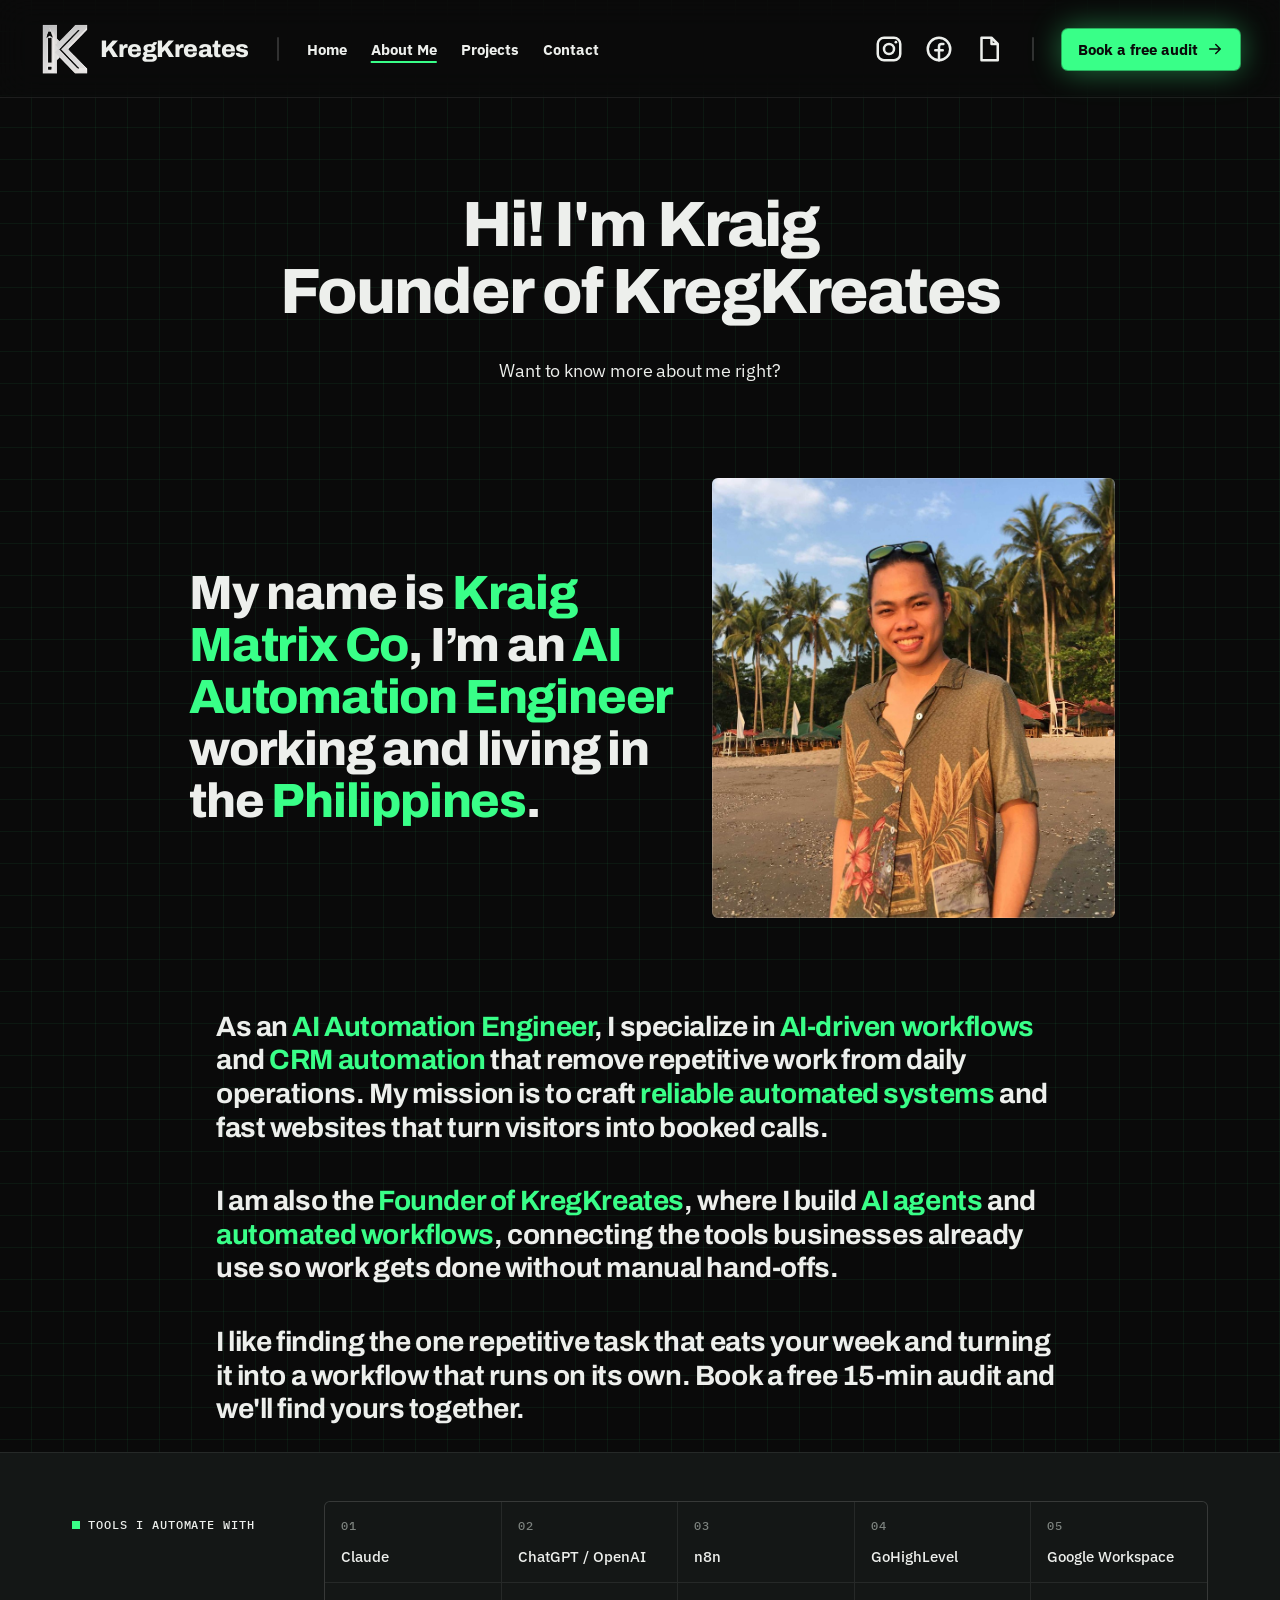
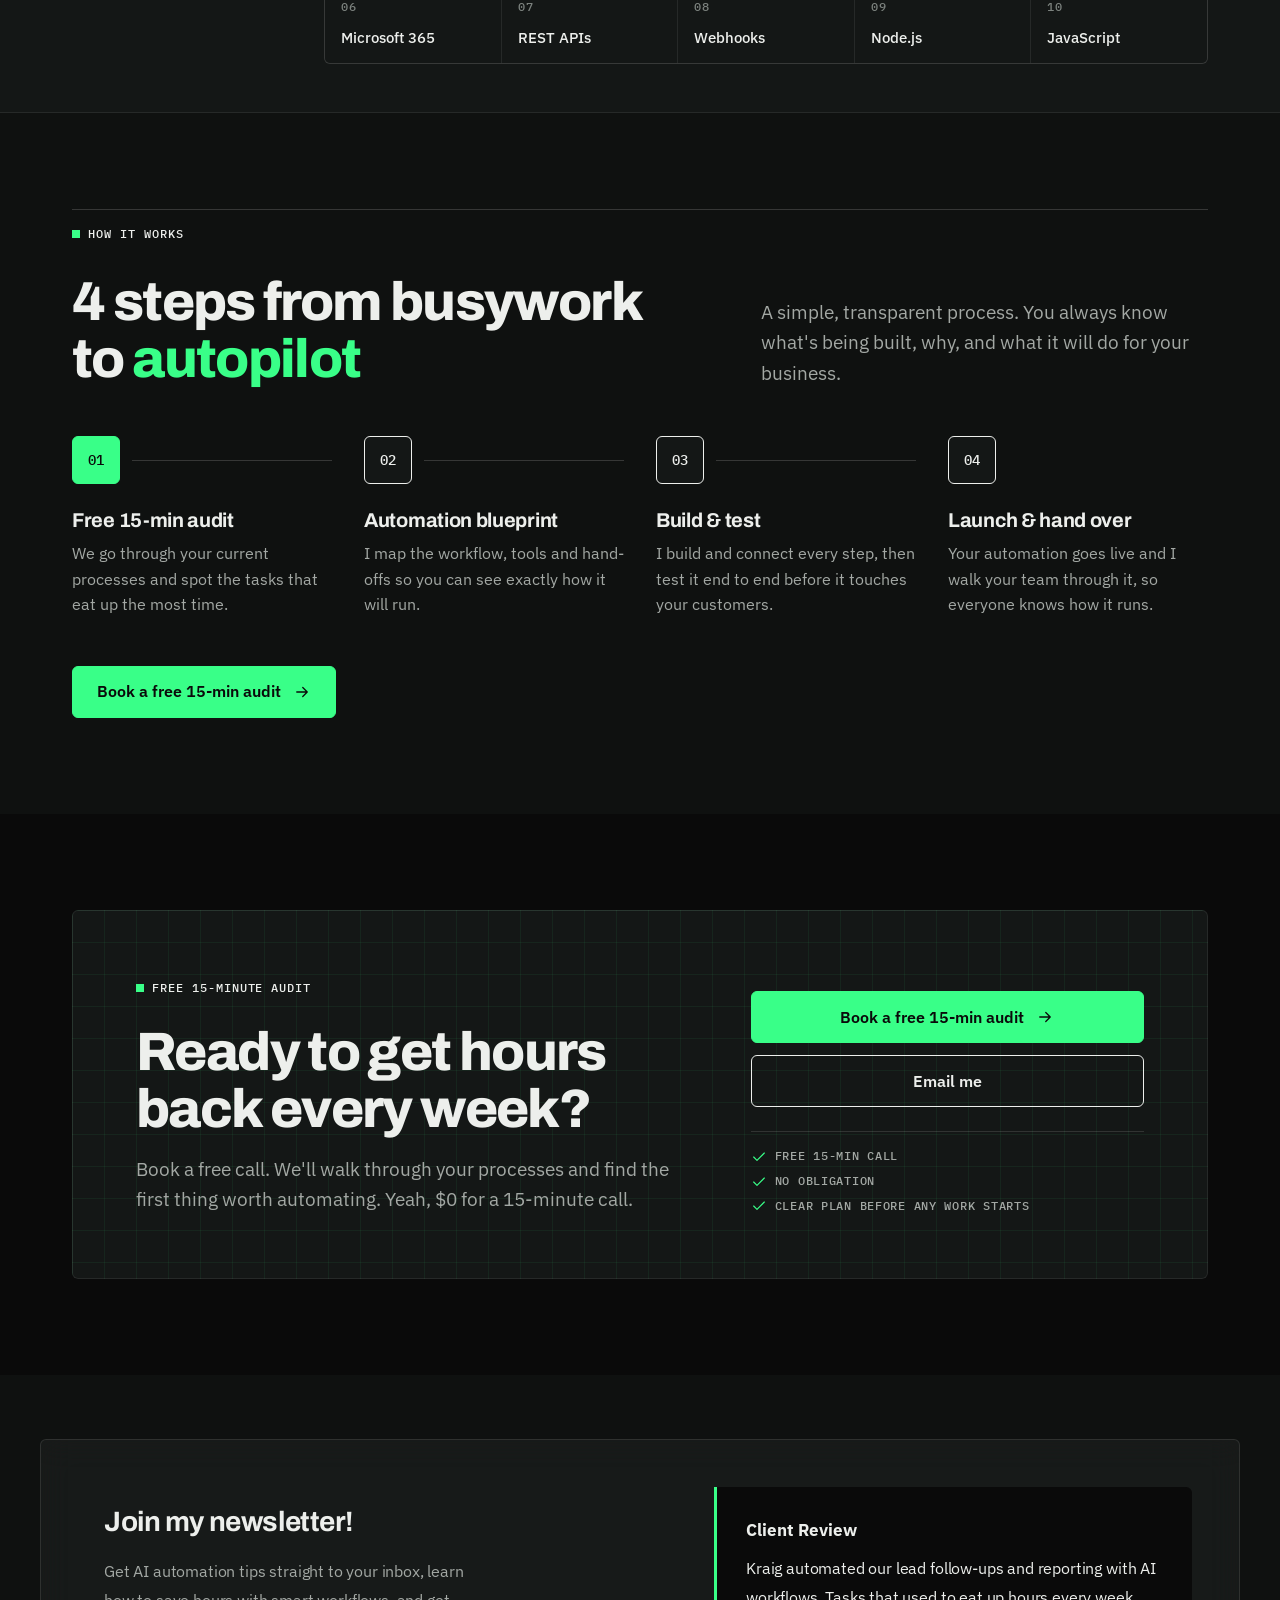
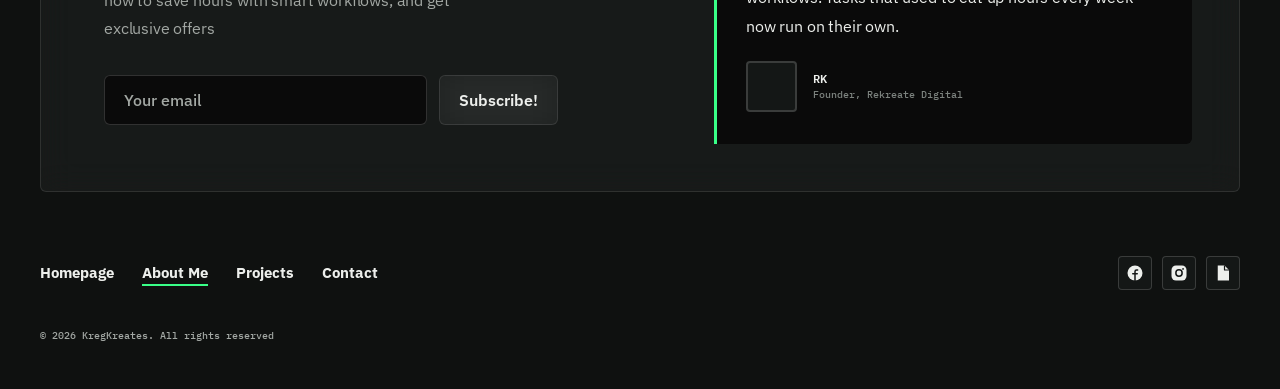
<file: about-me/index.html>
<!DOCTYPE html>
<html lang="en" class="no-js">
<head>
<meta charset="utf-8">
<script>document.documentElement.className="js"</script>
<meta name="viewport" content="width=device-width, initial-scale=1">
<title>About Kraig Matrix Co | KregKreates</title>
<meta name="description" content="Meet Kraig Matrix Co, AI Automation Engineer in the Philippines and founder of KregKreates, building AI workflows, CRM automations and fast websites for small businesses.">
<link rel="canonical" href="https://kraigco.github.io/kraigco/about-me/">
<meta property="og:type" content="website">
<meta property="og:url" content="https://kraigco.github.io/kraigco/about-me/">
<meta property="og:title" content="About Kraig Matrix Co | KregKreates">
<meta property="og:description" content="Meet Kraig Matrix Co, AI Automation Engineer in the Philippines and founder of KregKreates, building AI workflows, CRM automations and fast websites for small businesses.">
<meta property="og:image" content="https://kraigco.github.io/kraigco/assets/img/og-image.png">
<meta name="twitter:card" content="summary_large_image">
<meta name="twitter:title" content="About Kraig Matrix Co | KregKreates">
<meta name="twitter:description" content="Meet Kraig Matrix Co, AI Automation Engineer in the Philippines and founder of KregKreates, building AI workflows, CRM automations and fast websites for small businesses.">
<meta name="twitter:image" content="https://kraigco.github.io/kraigco/assets/img/og-image.png">
<link rel="icon" href="../assets/img/favicon.png">
<link rel="preconnect" href="https://fonts.googleapis.com">
<link rel="preconnect" href="https://fonts.gstatic.com" crossorigin>
<link rel="stylesheet" href="https://fonts.googleapis.com/css2?family=Archivo:wght@400..900&family=IBM+Plex+Mono:wght@400;500;600&family=IBM+Plex+Sans:wght@400;500;600;700&display=swap">
<link rel="stylesheet" href="../assets/styles.css">
<script src="../assets/site.js" defer onerror="document.documentElement.className='no-js'"></script>
</head>
<body>
<a class="skip-link" href="#main">Skip to content</a>
<header class="site-header">
  <div class="hdr-bar">
    <a class="brand" href="../"><img src="../assets/img/logo.png" alt="" width="50" height="50"><span>KregKreates</span></a>
    <span class="vr" aria-hidden="true"></span>
    <nav id="site-nav" class="site-nav" aria-label="Main">
        <a href="../">Home</a>
        <a href="../about-me/" aria-current="page">About Me</a>
        <a href="../project/">Projects</a>
        <a href="../contact/">Contact</a>
    </nav>
    <div class="hdr-right">
      <div class="social">
          <a href="https://www.instagram.com/kregkreates/" target="_blank" rel="noopener" aria-label="Instagram"><svg viewBox="0 0 24 24" fill="none" stroke="currentColor" stroke-width="2" aria-hidden="true"><rect x="3" y="3" width="18" height="18" rx="5"/><circle cx="12" cy="12" r="4"/><circle cx="17.5" cy="6.5" r="1.1" fill="currentColor" stroke="none"/></svg></a>
          <a href="https://www.facebook.com/profile.php?id=61558605839478" target="_blank" rel="noopener" aria-label="Facebook"><svg viewBox="0 0 24 24" fill="none" stroke="currentColor" stroke-width="2" stroke-linecap="round" stroke-linejoin="round" aria-hidden="true"><circle cx="12" cy="12" r="9"/><path d="M15.5 8H14a2 2 0 0 0-2 2v11M9 13h6"/></svg></a>
          <a href="../resume.pdf" target="_blank" aria-label="Résumé (PDF)"><svg viewBox="0 0 24 24" fill="none" stroke="currentColor" stroke-width="2" stroke-linejoin="round" aria-hidden="true"><path d="M6 3h8l5 5v13H6z"/><path d="M14 3v5h5"/></svg></a>
      </div>
      <span class="vr" aria-hidden="true"></span>
      <a class="btn-audit" href="https://calendly.com/kraigco/15min" target="_blank" rel="noopener">Book a free audit <svg viewBox="0 0 24 24" fill="none" stroke="currentColor" stroke-width="2" stroke-linecap="round" stroke-linejoin="round" aria-hidden="true"><path d="M5 12h14M13 6l6 6-6 6"/></svg></a>
    </div>
    <button class="menu-toggle" type="button" aria-controls="site-nav" aria-expanded="false" aria-label="Menu"><span></span><span></span></button>
  </div>
  <div class="menu-extra">
    <a class="btn-audit" href="https://calendly.com/kraigco/15min" target="_blank" rel="noopener">Book a free audit <svg viewBox="0 0 24 24" fill="none" stroke="currentColor" stroke-width="2" stroke-linecap="round" stroke-linejoin="round" aria-hidden="true"><path d="M5 12h14M13 6l6 6-6 6"/></svg></a>
    <div class="social">
          <a href="https://www.instagram.com/kregkreates/" target="_blank" rel="noopener" aria-label="Instagram"><svg viewBox="0 0 24 24" fill="none" stroke="currentColor" stroke-width="2" aria-hidden="true"><rect x="3" y="3" width="18" height="18" rx="5"/><circle cx="12" cy="12" r="4"/><circle cx="17.5" cy="6.5" r="1.1" fill="currentColor" stroke="none"/></svg></a>
          <a href="https://www.facebook.com/profile.php?id=61558605839478" target="_blank" rel="noopener" aria-label="Facebook"><svg viewBox="0 0 24 24" fill="none" stroke="currentColor" stroke-width="2" stroke-linecap="round" stroke-linejoin="round" aria-hidden="true"><circle cx="12" cy="12" r="9"/><path d="M15.5 8H14a2 2 0 0 0-2 2v11M9 13h6"/></svg></a>
          <a href="../resume.pdf" target="_blank" aria-label="Résumé (PDF)"><svg viewBox="0 0 24 24" fill="none" stroke="currentColor" stroke-width="2" stroke-linejoin="round" aria-hidden="true"><path d="M6 3h8l5 5v13H6z"/><path d="M14 3v5h5"/></svg></a>
    </div>
  </div>
</header>
<main id="main">
<section class="page-hero about-hero">
  <h1>Hi! I'm Kraig<br>Founder of KregKreates</h1>
  <p class="ab-sub">Want to know more about me right?</p>
  <div class="ab-intro">
    <h2>My name is <span>Kraig Matrix Co</span>, I’m an <span>AI Automation Engineer</span> working and living in the <span>Philippines</span>.</h2>
    <img src="../assets/img/kraig-beach.jpg" alt="Kraig Matrix Co, AI automation engineer and founder of KregKreates" width="403" height="440">
  </div>
  <div class="ab-story">
    <p>As an <span>AI Automation Engineer</span>, I specialize in <span>AI-driven workflows</span> and <span>CRM automation</span> that remove repetitive work from daily operations. My mission is to craft <span>reliable automated systems</span> and fast websites that turn visitors into booked calls.</p>
    <p>I am also the <span>Founder of KregKreates</span>, where I build <span>AI agents</span> and <span>automated workflows</span>, connecting the tools businesses already use so work gets done without manual hand-offs.</p>
    <p>I like finding the one repetitive task that eats your week and turning it into a workflow that runs on its own. Book a free 15-min audit and we'll find yours together.</p>
  </div>
</section>
<section class="kk-sec  kk-tools kk-anim" style="width:100%"><div class="kk-wrap"><div class="kk-tools-grid" data-kk-r><span class="kk-label "><i aria-hidden="true"></i>Tools I automate with</span><ul class="kk-cells"><li class="kk-cell"><span class="kk-idx">01</span><b>Claude</b></li><li class="kk-cell"><span class="kk-idx">02</span><b>ChatGPT / OpenAI</b></li><li class="kk-cell"><span class="kk-idx">03</span><b>n8n</b></li><li class="kk-cell"><span class="kk-idx">04</span><b>GoHighLevel</b></li><li class="kk-cell"><span class="kk-idx">05</span><b>Google Workspace</b></li><li class="kk-cell"><span class="kk-idx">06</span><b>Microsoft 365</b></li><li class="kk-cell"><span class="kk-idx">07</span><b>REST APIs</b></li><li class="kk-cell"><span class="kk-idx">08</span><b>Webhooks</b></li><li class="kk-cell"><span class="kk-idx">09</span><b>Node.js</b></li><li class="kk-cell"><span class="kk-idx">10</span><b>JavaScript</b></li></ul></div></div></section>
<section id="how-it-works" class="kk-sec kk-alt  kk-anim" style="width:100%"><div class="kk-wrap"><header class="kk-head" data-kk-r><div class="kk-head-rule"><span class="kk-label "><i aria-hidden="true"></i>How it works</span></div><div class="kk-head-grid"><h2 class="kk-h2">4 steps from busywork to<!-- --> <span class="kk-accent">autopilot</span></h2><p class="kk-lead">A simple, transparent process. You always know what's being built, why, and what it will do for your business.</p></div></header><ol class="kk-steps"><li class="kk-step" data-kk-r><div class="kk-step-head"><span class="kk-step-n">01</span><span class="kk-step-line" aria-hidden="true"></span></div><h3 class="kk-h3">Free 15-min audit</h3><p class="kk-p">We go through your current processes and spot the tasks that eat up the most time.</p></li><li class="kk-step" data-kk-r><div class="kk-step-head"><span class="kk-step-n">02</span><span class="kk-step-line" aria-hidden="true"></span></div><h3 class="kk-h3">Automation blueprint</h3><p class="kk-p">I map the workflow, tools and hand-offs so you can see exactly how it will run.</p></li><li class="kk-step" data-kk-r><div class="kk-step-head"><span class="kk-step-n">03</span><span class="kk-step-line" aria-hidden="true"></span></div><h3 class="kk-h3">Build &amp; test</h3><p class="kk-p">I build and connect every step, then test it end to end before it touches your customers.</p></li><li class="kk-step" data-kk-r><div class="kk-step-head"><span class="kk-step-n">04</span><span class="kk-step-line" aria-hidden="true"></span></div><h3 class="kk-h3">Launch &amp; hand over</h3><p class="kk-p">Your automation goes live and I walk your team through it, so everyone knows how it runs.</p></li></ol><div class="kk-cta-row" style="margin-top:48px" data-kk-r><a class="kk-btn kk-btn-primary" href="https://calendly.com/kraigco/15min" target="_blank" rel="noopener">Book a free 15-min audit<!-- --> <svg viewBox="0 0 24 24" fill="none" stroke="currentColor" stroke-width="1.75" stroke-linecap="round" stroke-linejoin="round" aria-hidden="true"><path d="M5 12h14M13 6l6 6-6 6"/></svg></a></div></div></section>
<section class="kk-sec  kk-final kk-anim" style="width:100%"><div class="kk-wrap"><div class="kk-final-card" data-kk-r><div class="kk-final-copy"><span class="kk-label "><i aria-hidden="true"></i>Free 15-minute audit</span><h2 class="kk-h2">Ready to get hours back every week?</h2><p class="kk-lead">Book a free call. We'll walk through your processes and find the first thing worth automating. Yeah, $0 for a 15-minute call.</p></div><div class="kk-final-actions"><a class="kk-btn kk-btn-primary" href="https://calendly.com/kraigco/15min" target="_blank" rel="noopener">Book a free 15-min audit<!-- --> <svg viewBox="0 0 24 24" fill="none" stroke="currentColor" stroke-width="1.75" stroke-linecap="round" stroke-linejoin="round" aria-hidden="true"><path d="M5 12h14M13 6l6 6-6 6"/></svg></a><a class="kk-btn kk-btn-light" href="mailto:kraigco@gmail.com">Email me</a><ul class="kk-assure"><li><svg viewBox="0 0 24 24" fill="none" stroke="currentColor" stroke-width="1.75" stroke-linecap="round" stroke-linejoin="round" aria-hidden="true"><path d="M20 6 9 17l-5-5"/></svg>Free 15-min call</li><li><svg viewBox="0 0 24 24" fill="none" stroke="currentColor" stroke-width="1.75" stroke-linecap="round" stroke-linejoin="round" aria-hidden="true"><path d="M20 6 9 17l-5-5"/></svg>No obligation</li><li><svg viewBox="0 0 24 24" fill="none" stroke="currentColor" stroke-width="1.75" stroke-linecap="round" stroke-linejoin="round" aria-hidden="true"><path d="M20 6 9 17l-5-5"/></svg>Clear plan before any work starts</li></ul></div></div></div></section>
</main>
<footer class="site-footer">
  <div class="nl-card">
    <div class="nl">
      <h2 class="nl-title">Join my newsletter!</h2>
      <p class="nl-text">Get AI automation tips straight to your inbox, learn how to save hours with smart workflows, and get exclusive offers</p>
      <form class="nl-form" action="https://formsubmit.co/kraigco@gmail.com" method="POST">
        <label class="vh" for="nl-email">Email address</label>
        <input id="nl-email" type="email" name="email" placeholder="Your email" autocomplete="email" required>
        <input type="hidden" name="_subject" value="New newsletter signup — KregKreates">
        <input type="hidden" name="_next" value="https://kraigco.github.io/kraigco/">
        <input type="text" name="_honey" hidden>
        <button type="submit">Subscribe!</button>
        <p class="nl-status" role="status" aria-live="polite"></p>
      </form>
    </div>
    <div class="review">
      <h3>Client Review</h3>
      <blockquote><p>Kraig automated our lead follow-ups and reporting with AI workflows. Tasks that used to eat up hours every week now run on their own.</p></blockquote>
      <div class="review-who">
        <span class="review-avatar" aria-hidden="true"></span>
        <div><p class="review-name">RK</p><p class="review-role">Founder, Rekreate Digital</p></div>
      </div>
    </div>
  </div>
  <div class="foot-bar">
    <nav class="foot-nav" aria-label="Footer">
        <a href="../">Homepage</a>
        <a href="../about-me/" aria-current="page">About Me</a>
        <a href="../project/">Projects</a>
        <a href="../contact/">Contact</a>
    </nav>
    <div class="foot-icons">
          <a href="https://www.facebook.com/profile.php?id=61558605839478" target="_blank" rel="noopener" aria-label="Facebook"><svg viewBox="0 0 24 24" aria-hidden="true"><circle cx="12" cy="12" r="10" fill="currentColor"/><path d="M15.5 8H14a2 2 0 0 0-2 2v12M9 13h6" fill="none" stroke="#fff" stroke-width="2" stroke-linecap="round"/></svg></a>
          <a href="https://www.instagram.com/kregkreates/" target="_blank" rel="noopener" aria-label="Instagram"><svg viewBox="0 0 24 24" aria-hidden="true"><rect x="2" y="2" width="20" height="20" rx="6" fill="currentColor"/><circle cx="12" cy="12" r="4.2" fill="none" stroke="#fff" stroke-width="2"/><circle cx="17.4" cy="6.6" r="1.2" fill="#fff"/></svg></a>
          <a href="../resume.pdf" target="_blank" aria-label="Résumé (PDF)"><svg viewBox="0 0 24 24" aria-hidden="true"><path d="M5 2h9l6 6v14H5z" fill="currentColor"/><path d="M14 2v6h6" fill="none" stroke="#fff" stroke-width="1.6" stroke-linejoin="round"/></svg></a>
    </div>
  </div>
  <p class="copyright">© 2026 KregKreates. All rights reserved</p>
</footer>
</body>
</html>
</file>
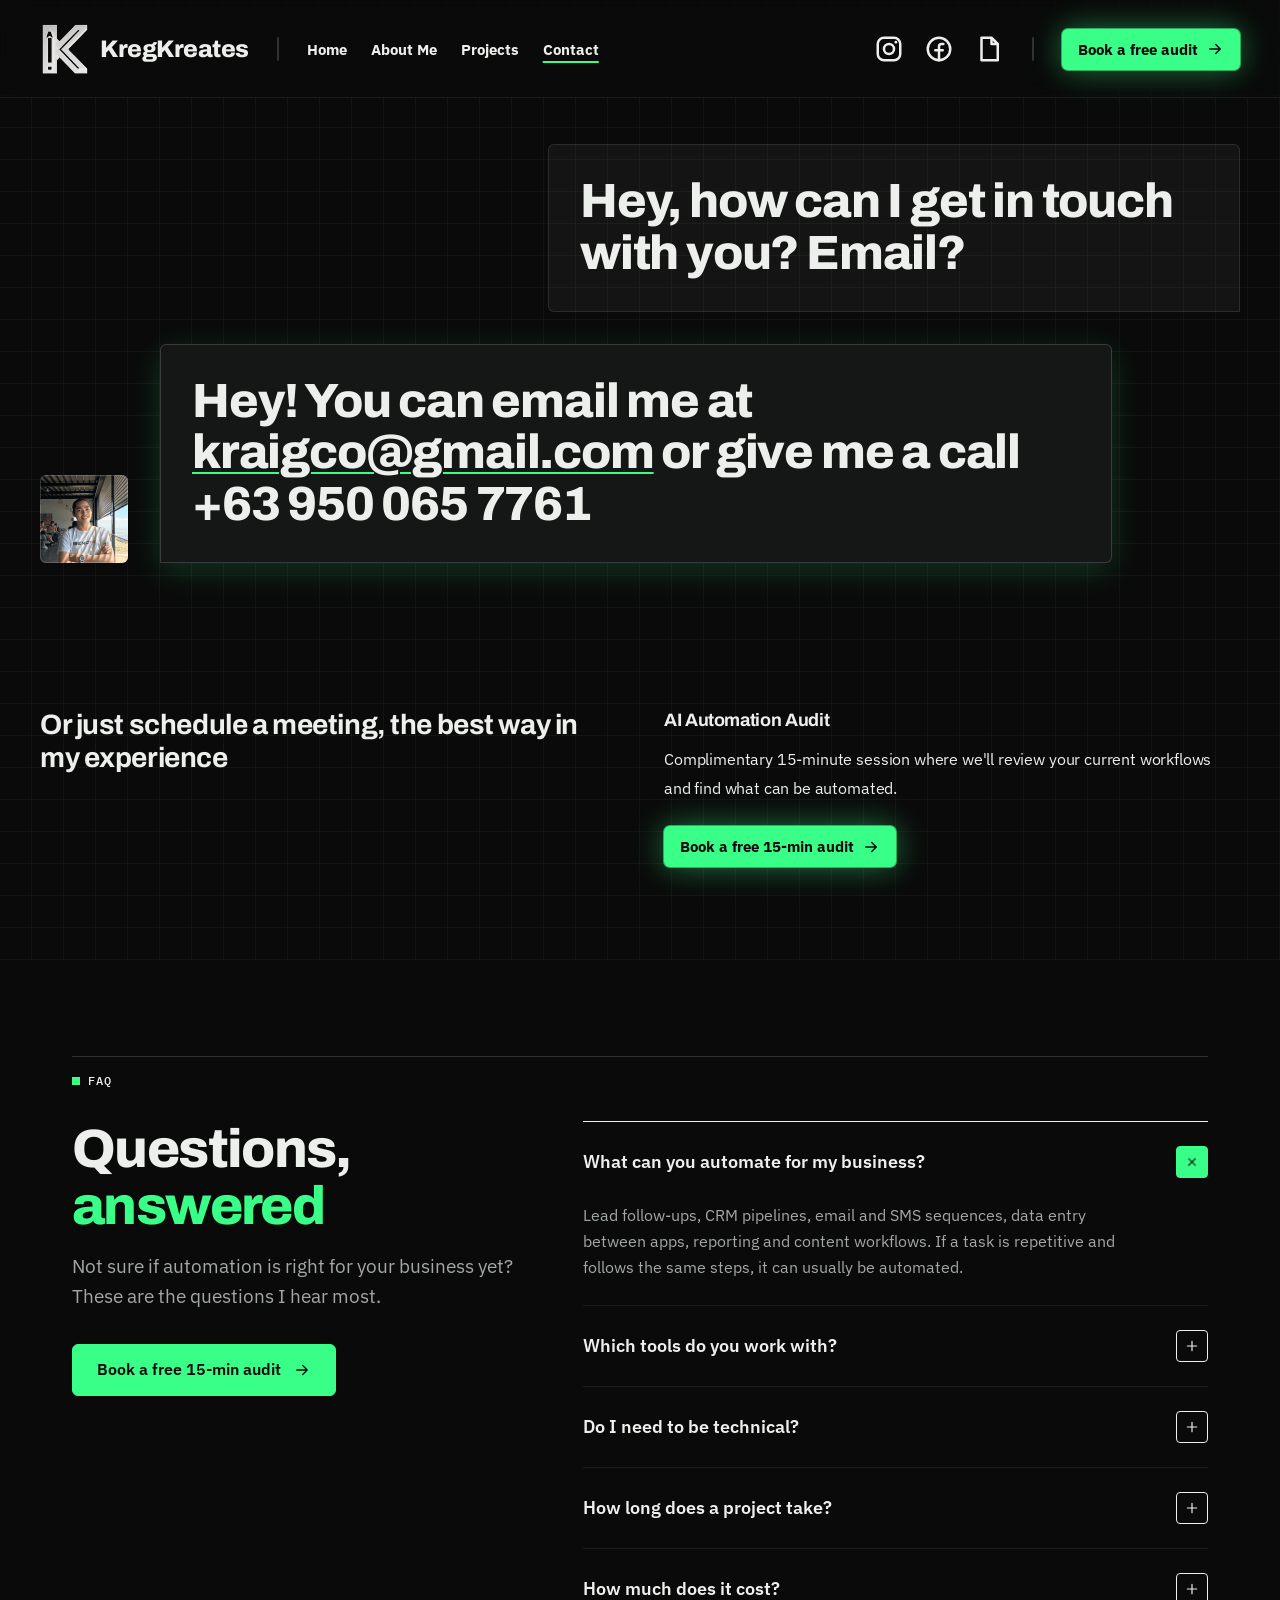
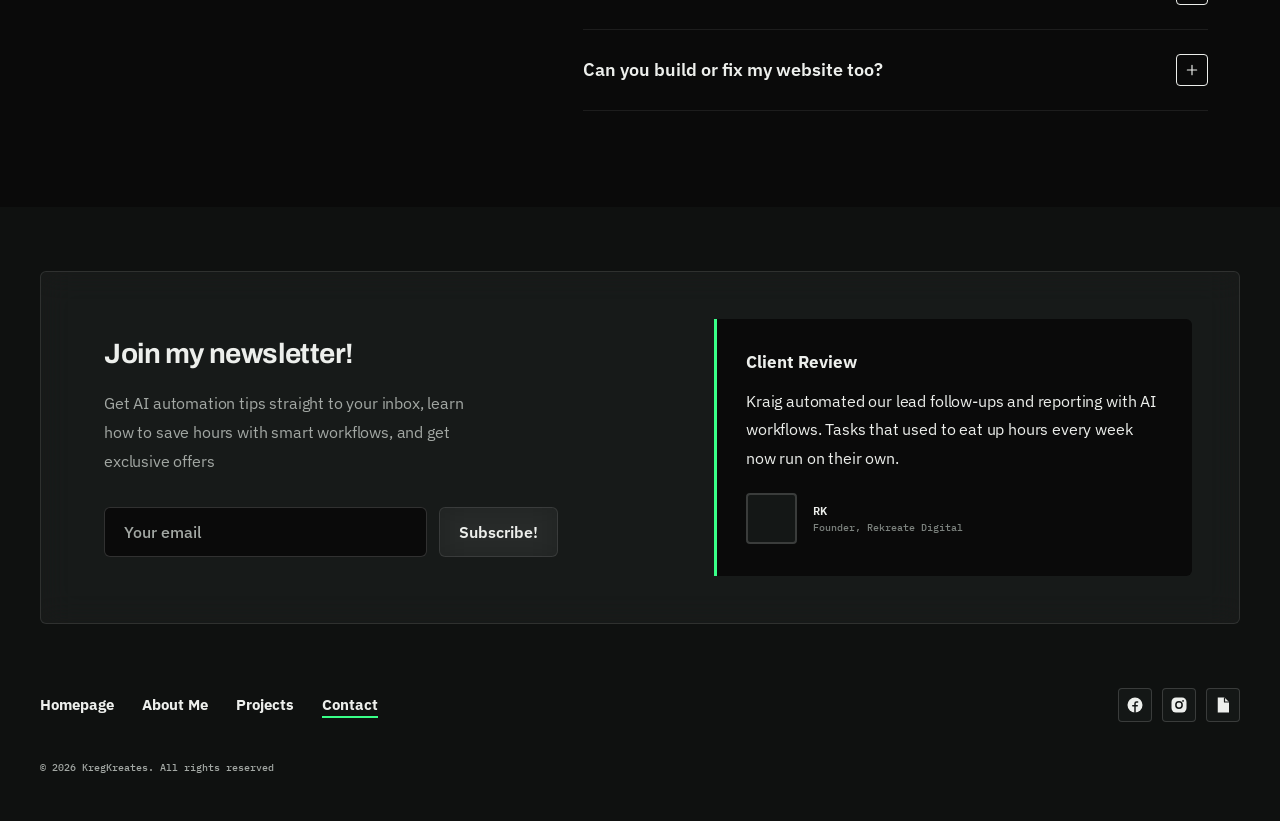
<file: contact/index.html>
<!DOCTYPE html>
<html lang="en" class="no-js">
<head>
<meta charset="utf-8">
<script>document.documentElement.className="js"</script>
<meta name="viewport" content="width=device-width, initial-scale=1">
<title>Book a Free Automation Audit | KregKreates</title>
<meta name="description" content="Book a free 15-minute call. We'll review how your team works today and find the first task worth automating.">
<link rel="canonical" href="https://kraigco.github.io/kraigco/contact/">
<meta property="og:type" content="website">
<meta property="og:url" content="https://kraigco.github.io/kraigco/contact/">
<meta property="og:title" content="Book a Free Automation Audit | KregKreates">
<meta property="og:description" content="Book a free 15-minute call. We'll review how your team works today and find the first task worth automating.">
<meta property="og:image" content="https://kraigco.github.io/kraigco/assets/img/og-image.png">
<meta name="twitter:card" content="summary_large_image">
<meta name="twitter:title" content="Book a Free Automation Audit | KregKreates">
<meta name="twitter:description" content="Book a free 15-minute call. We'll review how your team works today and find the first task worth automating.">
<meta name="twitter:image" content="https://kraigco.github.io/kraigco/assets/img/og-image.png">
<link rel="icon" href="../assets/img/favicon.png">
<link rel="preconnect" href="https://fonts.googleapis.com">
<link rel="preconnect" href="https://fonts.gstatic.com" crossorigin>
<link rel="stylesheet" href="https://fonts.googleapis.com/css2?family=Archivo:wght@400..900&family=IBM+Plex+Mono:wght@400;500;600&family=IBM+Plex+Sans:wght@400;500;600;700&display=swap">
<link rel="stylesheet" href="../assets/styles.css">
<script src="../assets/site.js" defer onerror="document.documentElement.className='no-js'"></script>
</head>
<body>
<a class="skip-link" href="#main">Skip to content</a>
<header class="site-header">
  <div class="hdr-bar">
    <a class="brand" href="../"><img src="../assets/img/logo.png" alt="" width="50" height="50"><span>KregKreates</span></a>
    <span class="vr" aria-hidden="true"></span>
    <nav id="site-nav" class="site-nav" aria-label="Main">
        <a href="../">Home</a>
        <a href="../about-me/">About Me</a>
        <a href="../project/">Projects</a>
        <a href="../contact/" aria-current="page">Contact</a>
    </nav>
    <div class="hdr-right">
      <div class="social">
          <a href="https://www.instagram.com/kregkreates/" target="_blank" rel="noopener" aria-label="Instagram"><svg viewBox="0 0 24 24" fill="none" stroke="currentColor" stroke-width="2" aria-hidden="true"><rect x="3" y="3" width="18" height="18" rx="5"/><circle cx="12" cy="12" r="4"/><circle cx="17.5" cy="6.5" r="1.1" fill="currentColor" stroke="none"/></svg></a>
          <a href="https://www.facebook.com/profile.php?id=61558605839478" target="_blank" rel="noopener" aria-label="Facebook"><svg viewBox="0 0 24 24" fill="none" stroke="currentColor" stroke-width="2" stroke-linecap="round" stroke-linejoin="round" aria-hidden="true"><circle cx="12" cy="12" r="9"/><path d="M15.5 8H14a2 2 0 0 0-2 2v11M9 13h6"/></svg></a>
          <a href="../resume.pdf" target="_blank" aria-label="Résumé (PDF)"><svg viewBox="0 0 24 24" fill="none" stroke="currentColor" stroke-width="2" stroke-linejoin="round" aria-hidden="true"><path d="M6 3h8l5 5v13H6z"/><path d="M14 3v5h5"/></svg></a>
      </div>
      <span class="vr" aria-hidden="true"></span>
      <a class="btn-audit" href="https://calendly.com/kraigco/15min" target="_blank" rel="noopener">Book a free audit <svg viewBox="0 0 24 24" fill="none" stroke="currentColor" stroke-width="2" stroke-linecap="round" stroke-linejoin="round" aria-hidden="true"><path d="M5 12h14M13 6l6 6-6 6"/></svg></a>
    </div>
    <button class="menu-toggle" type="button" aria-controls="site-nav" aria-expanded="false" aria-label="Menu"><span></span><span></span></button>
  </div>
  <div class="menu-extra">
    <a class="btn-audit" href="https://calendly.com/kraigco/15min" target="_blank" rel="noopener">Book a free audit <svg viewBox="0 0 24 24" fill="none" stroke="currentColor" stroke-width="2" stroke-linecap="round" stroke-linejoin="round" aria-hidden="true"><path d="M5 12h14M13 6l6 6-6 6"/></svg></a>
    <div class="social">
          <a href="https://www.instagram.com/kregkreates/" target="_blank" rel="noopener" aria-label="Instagram"><svg viewBox="0 0 24 24" fill="none" stroke="currentColor" stroke-width="2" aria-hidden="true"><rect x="3" y="3" width="18" height="18" rx="5"/><circle cx="12" cy="12" r="4"/><circle cx="17.5" cy="6.5" r="1.1" fill="currentColor" stroke="none"/></svg></a>
          <a href="https://www.facebook.com/profile.php?id=61558605839478" target="_blank" rel="noopener" aria-label="Facebook"><svg viewBox="0 0 24 24" fill="none" stroke="currentColor" stroke-width="2" stroke-linecap="round" stroke-linejoin="round" aria-hidden="true"><circle cx="12" cy="12" r="9"/><path d="M15.5 8H14a2 2 0 0 0-2 2v11M9 13h6"/></svg></a>
          <a href="../resume.pdf" target="_blank" aria-label="Résumé (PDF)"><svg viewBox="0 0 24 24" fill="none" stroke="currentColor" stroke-width="2" stroke-linejoin="round" aria-hidden="true"><path d="M6 3h8l5 5v13H6z"/><path d="M14 3v5h5"/></svg></a>
    </div>
  </div>
</header>
<main id="main">
<section class="page-hero contact-hero">
  <div class="ch-wrap">
    <h1 class="bubble bubble-q">Hey, how can I get in touch with you? Email?</h1>
    <div class="ch-answer">
      <img class="ch-avatar" src="../assets/img/kraig-contact.png" alt="Kraig Matrix Co, founder of KregKreates" width="88" height="88">
      <p class="bubble bubble-a">Hey! You can email me at <a href="mailto:kraigco@gmail.com">kraigco@gmail.com</a> or give me a call <a href="tel:+639500657761">+63&nbsp;950&nbsp;065&nbsp;7761</a></p>
    </div>
    <div class="ch-row">
      <h2 class="ch-meet">Or just <span>schedule a meeting</span>, the best way in my experience</h2>
      <div class="ch-audit">
        <h3>AI Automation Audit</h3>
        <p>Complimentary 15-minute session where we'll review your current workflows and find what can be automated.</p>
        <a class="btn-audit" href="https://calendly.com/kraigco/15min" target="_blank" rel="noopener">Book a free 15-min audit <svg viewBox="0 0 24 24" fill="none" stroke="currentColor" stroke-width="2" stroke-linecap="round" stroke-linejoin="round" aria-hidden="true"><path d="M5 12h14M13 6l6 6-6 6"/></svg></a>
      </div>
    </div>
  </div>
</section>
<section id="faq" class="kk-sec   kk-anim" style="width:100%"><div class="kk-wrap"><div class="kk-head-rule" data-kk-r><span class="kk-label "><i aria-hidden="true"></i>FAQ</span></div><div class="kk-faq-grid"><div class="kk-faq-side" data-kk-r><h2 class="kk-h2">Questions,<!-- --> <span class="kk-accent">answered</span></h2><p class="kk-lead">Not sure if automation is right for your business yet? These are the questions I hear most.</p><div class="kk-cta-row"><a class="kk-btn kk-btn-primary" href="https://calendly.com/kraigco/15min" target="_blank" rel="noopener">Book a free 15-min audit<!-- --> <svg viewBox="0 0 24 24" fill="none" stroke="currentColor" stroke-width="1.75" stroke-linecap="round" stroke-linejoin="round" aria-hidden="true"><path d="M5 12h14M13 6l6 6-6 6"/></svg></a></div></div><div class="kk-faq-list" data-kk-r><details class="kk-faq-item" open><summary>What can you automate for my business?<span class="kk-plus" aria-hidden="true"><svg viewBox="0 0 24 24" fill="none" stroke="currentColor" stroke-width="1.75" stroke-linecap="round" stroke-linejoin="round" width="16" height="16" aria-hidden="true"><path d="M12 5v14M5 12h14"/></svg></span></summary><p>Lead follow-ups, CRM pipelines, email and SMS sequences, data entry between apps, reporting and content workflows. If a task is repetitive and follows the same steps, it can usually be automated.</p></details><details class="kk-faq-item"><summary>Which tools do you work with?<span class="kk-plus" aria-hidden="true"><svg viewBox="0 0 24 24" fill="none" stroke="currentColor" stroke-width="1.75" stroke-linecap="round" stroke-linejoin="round" width="16" height="16" aria-hidden="true"><path d="M12 5v14M5 12h14"/></svg></span></summary><p>Claude, ChatGPT / OpenAI, n8n, GoHighLevel, Google Workspace, Microsoft 365, REST APIs and webhooks, plus Node.js and JavaScript for custom builds.</p></details><details class="kk-faq-item"><summary>Do I need to be technical?<span class="kk-plus" aria-hidden="true"><svg viewBox="0 0 24 24" fill="none" stroke="currentColor" stroke-width="1.75" stroke-linecap="round" stroke-linejoin="round" width="16" height="16" aria-hidden="true"><path d="M12 5v14M5 12h14"/></svg></span></summary><p>No. I handle the setup and explain how everything works in plain language, so you and your team can use it with confidence.</p></details><details class="kk-faq-item"><summary>How long does a project take?<span class="kk-plus" aria-hidden="true"><svg viewBox="0 0 24 24" fill="none" stroke="currentColor" stroke-width="1.75" stroke-linecap="round" stroke-linejoin="round" width="16" height="16" aria-hidden="true"><path d="M12 5v14M5 12h14"/></svg></span></summary><p>It depends on the scope. After the free audit call you'll get a clear plan and timeline before any work starts.</p></details><details class="kk-faq-item"><summary>How much does it cost?<span class="kk-plus" aria-hidden="true"><svg viewBox="0 0 24 24" fill="none" stroke="currentColor" stroke-width="1.75" stroke-linecap="round" stroke-linejoin="round" width="16" height="16" aria-hidden="true"><path d="M12 5v14M5 12h14"/></svg></span></summary><p>Every project is quoted after the free 15-minute audit, so you only pay for what your business actually needs.</p></details><details class="kk-faq-item"><summary>Can you build or fix my website too?<span class="kk-plus" aria-hidden="true"><svg viewBox="0 0 24 24" fill="none" stroke="currentColor" stroke-width="1.75" stroke-linecap="round" stroke-linejoin="round" width="16" height="16" aria-hidden="true"><path d="M12 5v14M5 12h14"/></svg></span></summary><p>Yes. I build fast, well-structured websites and can connect them directly to your CRM and automations.</p></details></div></div></div></section>
</main>
<footer class="site-footer">
  <div class="nl-card">
    <div class="nl">
      <h2 class="nl-title">Join my newsletter!</h2>
      <p class="nl-text">Get AI automation tips straight to your inbox, learn how to save hours with smart workflows, and get exclusive offers</p>
      <form class="nl-form" action="https://formsubmit.co/kraigco@gmail.com" method="POST">
        <label class="vh" for="nl-email">Email address</label>
        <input id="nl-email" type="email" name="email" placeholder="Your email" autocomplete="email" required>
        <input type="hidden" name="_subject" value="New newsletter signup — KregKreates">
        <input type="hidden" name="_next" value="https://kraigco.github.io/kraigco/">
        <input type="text" name="_honey" hidden>
        <button type="submit">Subscribe!</button>
        <p class="nl-status" role="status" aria-live="polite"></p>
      </form>
    </div>
    <div class="review">
      <h3>Client Review</h3>
      <blockquote><p>Kraig automated our lead follow-ups and reporting with AI workflows. Tasks that used to eat up hours every week now run on their own.</p></blockquote>
      <div class="review-who">
        <span class="review-avatar" aria-hidden="true"></span>
        <div><p class="review-name">RK</p><p class="review-role">Founder, Rekreate Digital</p></div>
      </div>
    </div>
  </div>
  <div class="foot-bar">
    <nav class="foot-nav" aria-label="Footer">
        <a href="../">Homepage</a>
        <a href="../about-me/">About Me</a>
        <a href="../project/">Projects</a>
        <a href="../contact/" aria-current="page">Contact</a>
    </nav>
    <div class="foot-icons">
          <a href="https://www.facebook.com/profile.php?id=61558605839478" target="_blank" rel="noopener" aria-label="Facebook"><svg viewBox="0 0 24 24" aria-hidden="true"><circle cx="12" cy="12" r="10" fill="currentColor"/><path d="M15.5 8H14a2 2 0 0 0-2 2v12M9 13h6" fill="none" stroke="#fff" stroke-width="2" stroke-linecap="round"/></svg></a>
          <a href="https://www.instagram.com/kregkreates/" target="_blank" rel="noopener" aria-label="Instagram"><svg viewBox="0 0 24 24" aria-hidden="true"><rect x="2" y="2" width="20" height="20" rx="6" fill="currentColor"/><circle cx="12" cy="12" r="4.2" fill="none" stroke="#fff" stroke-width="2"/><circle cx="17.4" cy="6.6" r="1.2" fill="#fff"/></svg></a>
          <a href="../resume.pdf" target="_blank" aria-label="Résumé (PDF)"><svg viewBox="0 0 24 24" aria-hidden="true"><path d="M5 2h9l6 6v14H5z" fill="currentColor"/><path d="M14 2v6h6" fill="none" stroke="#fff" stroke-width="1.6" stroke-linejoin="round"/></svg></a>
    </div>
  </div>
  <p class="copyright">© 2026 KregKreates. All rights reserved</p>
</footer>
</body>
</html>
</file>
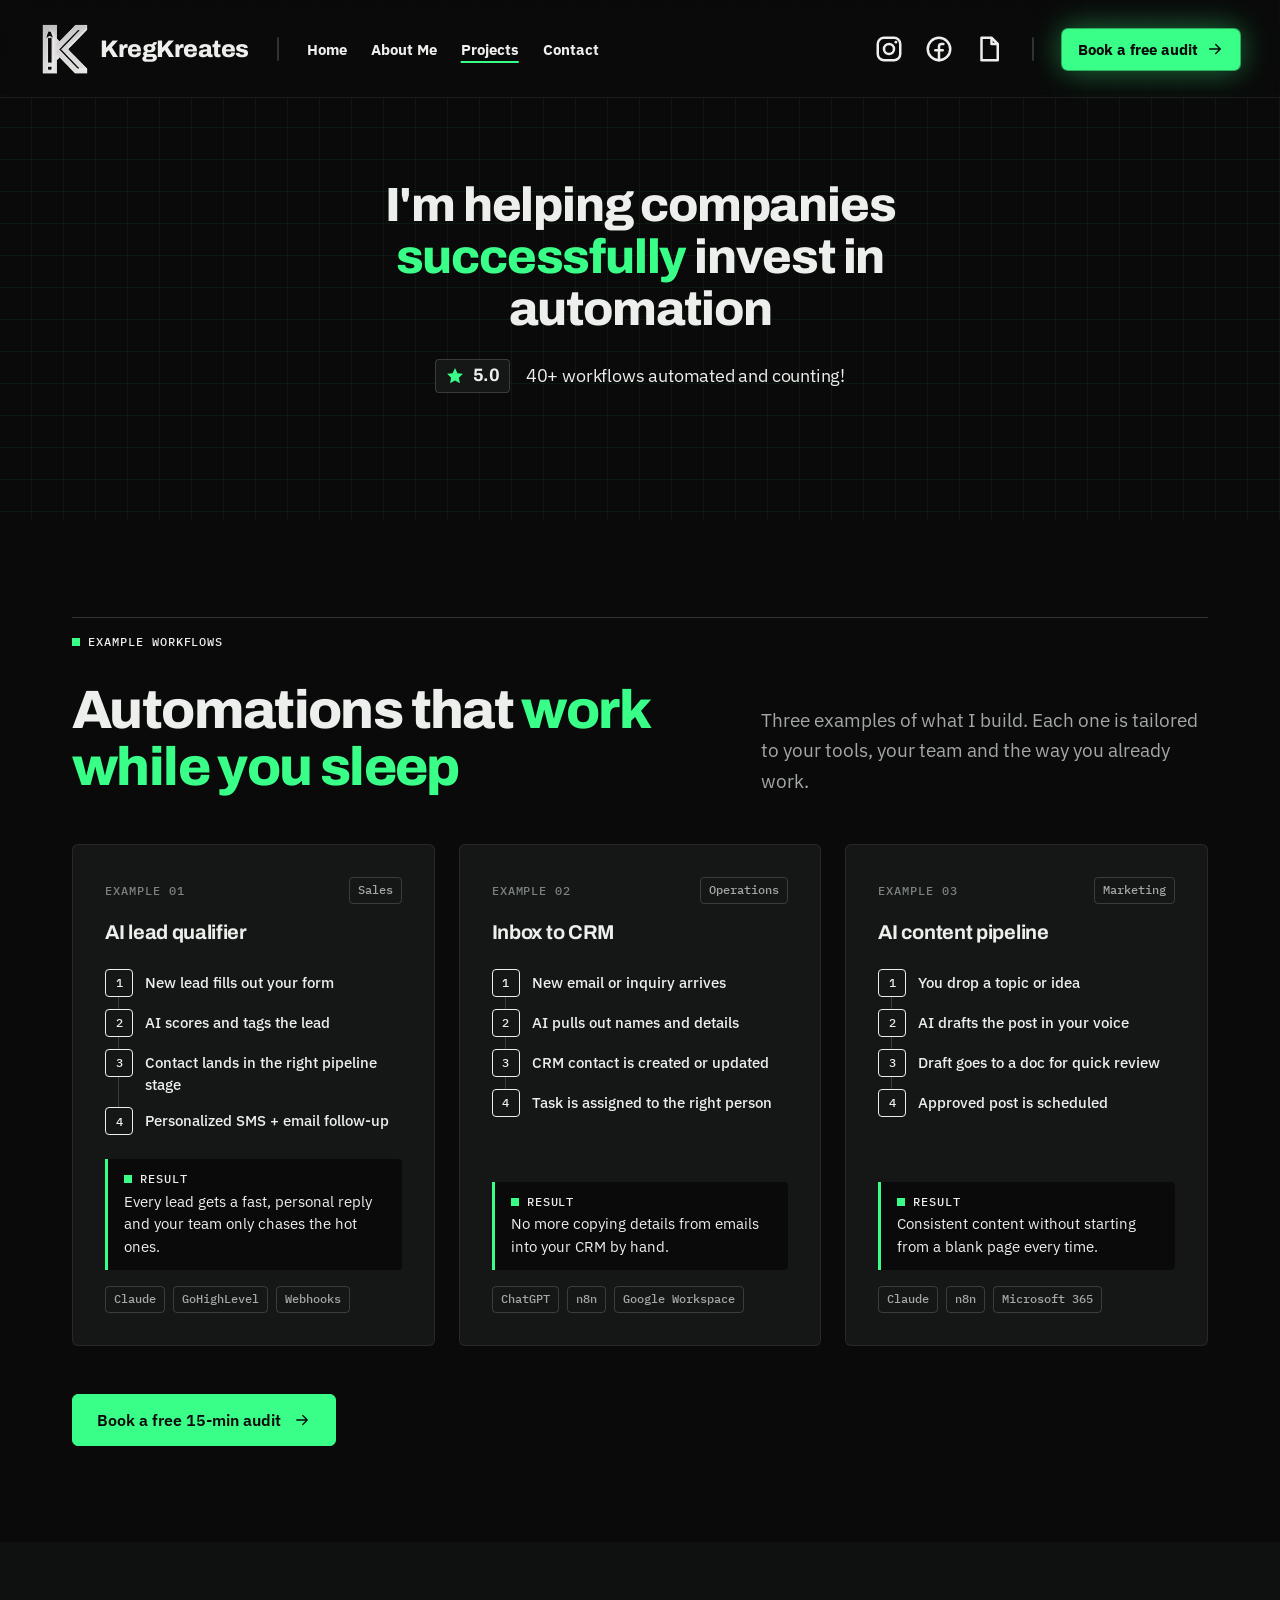
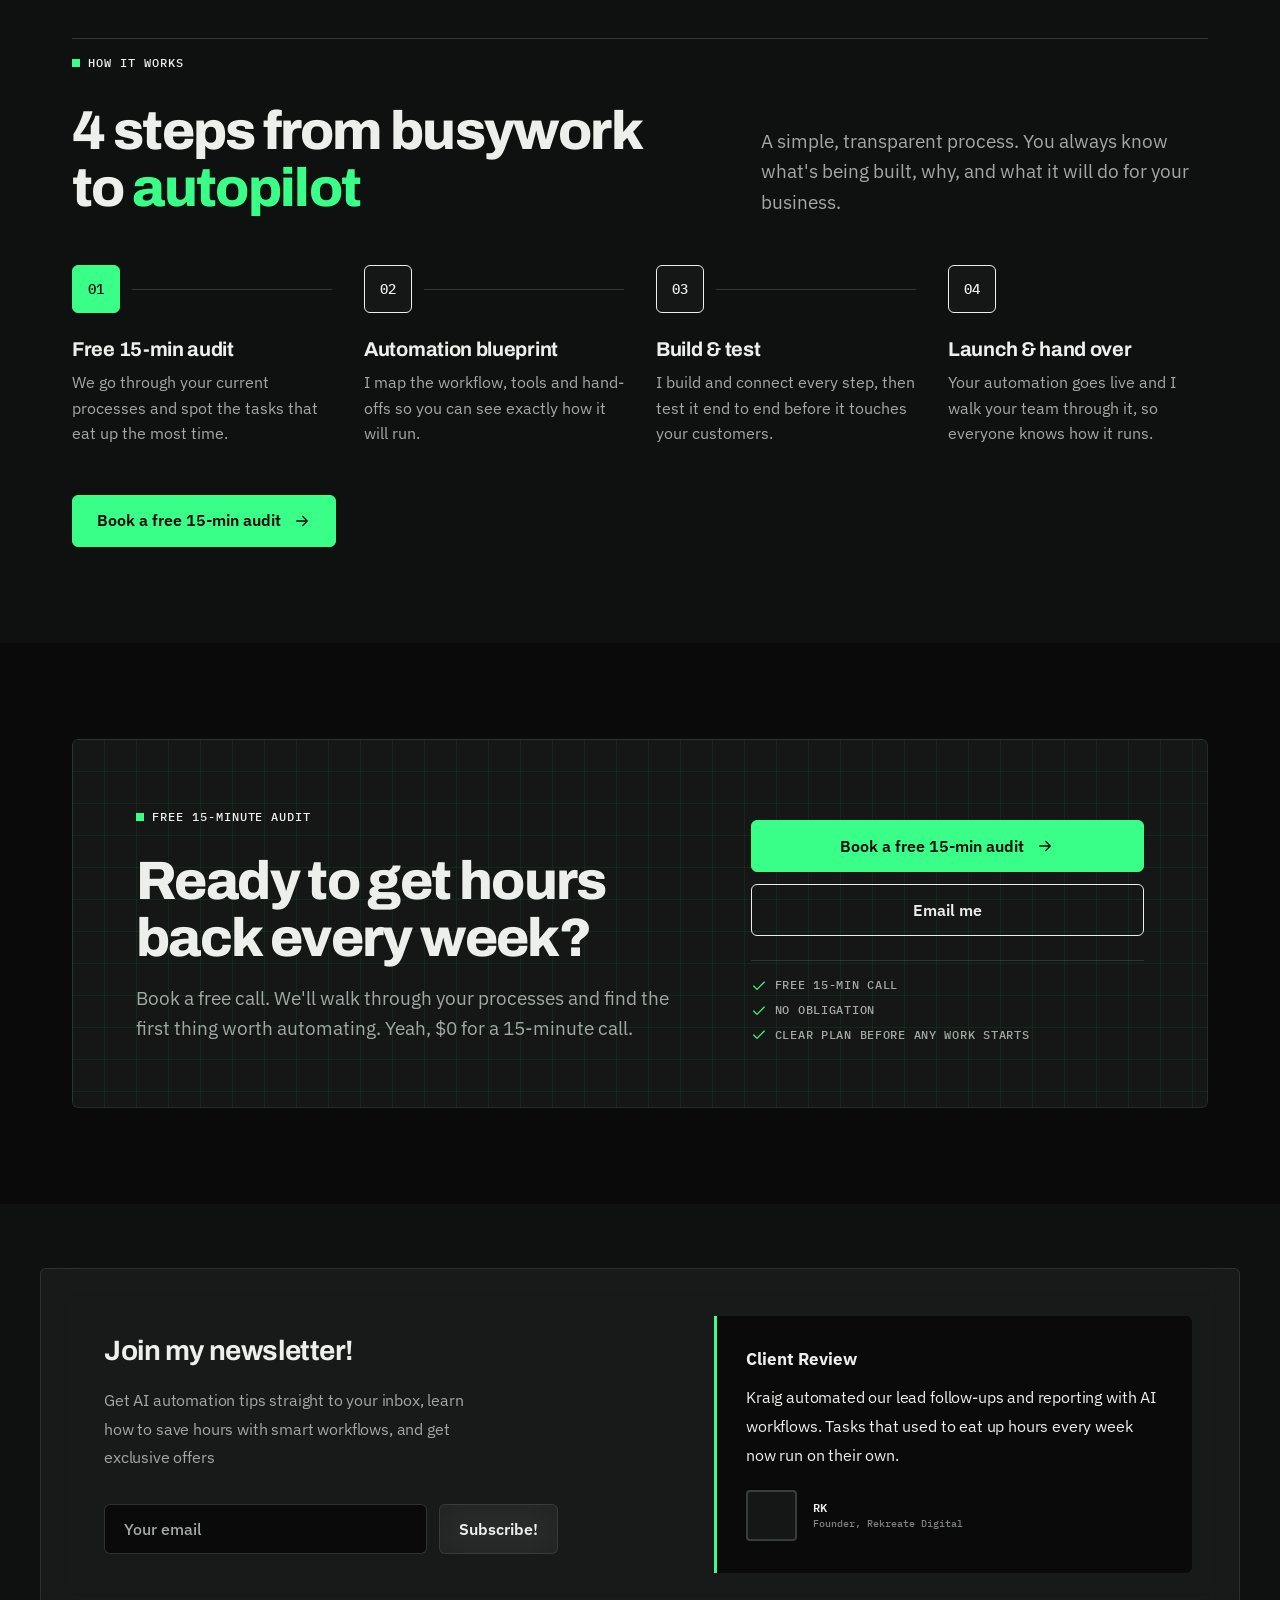
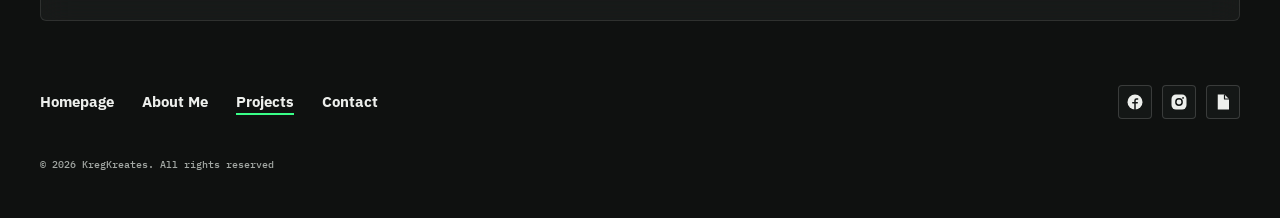
<file: project/index.html>
<!DOCTYPE html>
<html lang="en" class="no-js">
<head>
<meta charset="utf-8">
<script>document.documentElement.className="js"</script>
<meta name="viewport" content="width=device-width, initial-scale=1">
<title>AI Automation Workflows | KregKreates</title>
<meta name="description" content="Example AI workflows for lead follow-up, inbox-to-CRM and content. See how each one runs, which tools it uses and what it saves.">
<link rel="canonical" href="https://kraigco.github.io/kraigco/project/">
<meta property="og:type" content="website">
<meta property="og:url" content="https://kraigco.github.io/kraigco/project/">
<meta property="og:title" content="AI Automation Workflows | KregKreates">
<meta property="og:description" content="Example AI workflows for lead follow-up, inbox-to-CRM and content. See how each one runs, which tools it uses and what it saves.">
<meta property="og:image" content="https://kraigco.github.io/kraigco/assets/img/og-image.png">
<meta name="twitter:card" content="summary_large_image">
<meta name="twitter:title" content="AI Automation Workflows | KregKreates">
<meta name="twitter:description" content="Example AI workflows for lead follow-up, inbox-to-CRM and content. See how each one runs, which tools it uses and what it saves.">
<meta name="twitter:image" content="https://kraigco.github.io/kraigco/assets/img/og-image.png">
<link rel="icon" href="../assets/img/favicon.png">
<link rel="preconnect" href="https://fonts.googleapis.com">
<link rel="preconnect" href="https://fonts.gstatic.com" crossorigin>
<link rel="stylesheet" href="https://fonts.googleapis.com/css2?family=Archivo:wght@400..900&family=IBM+Plex+Mono:wght@400;500;600&family=IBM+Plex+Sans:wght@400;500;600;700&display=swap">
<link rel="stylesheet" href="../assets/styles.css">
<script src="../assets/site.js" defer onerror="document.documentElement.className='no-js'"></script>
</head>
<body>
<a class="skip-link" href="#main">Skip to content</a>
<header class="site-header">
  <div class="hdr-bar">
    <a class="brand" href="../"><img src="../assets/img/logo.png" alt="" width="50" height="50"><span>KregKreates</span></a>
    <span class="vr" aria-hidden="true"></span>
    <nav id="site-nav" class="site-nav" aria-label="Main">
        <a href="../">Home</a>
        <a href="../about-me/">About Me</a>
        <a href="../project/" aria-current="page">Projects</a>
        <a href="../contact/">Contact</a>
    </nav>
    <div class="hdr-right">
      <div class="social">
          <a href="https://www.instagram.com/kregkreates/" target="_blank" rel="noopener" aria-label="Instagram"><svg viewBox="0 0 24 24" fill="none" stroke="currentColor" stroke-width="2" aria-hidden="true"><rect x="3" y="3" width="18" height="18" rx="5"/><circle cx="12" cy="12" r="4"/><circle cx="17.5" cy="6.5" r="1.1" fill="currentColor" stroke="none"/></svg></a>
          <a href="https://www.facebook.com/profile.php?id=61558605839478" target="_blank" rel="noopener" aria-label="Facebook"><svg viewBox="0 0 24 24" fill="none" stroke="currentColor" stroke-width="2" stroke-linecap="round" stroke-linejoin="round" aria-hidden="true"><circle cx="12" cy="12" r="9"/><path d="M15.5 8H14a2 2 0 0 0-2 2v11M9 13h6"/></svg></a>
          <a href="../resume.pdf" target="_blank" aria-label="Résumé (PDF)"><svg viewBox="0 0 24 24" fill="none" stroke="currentColor" stroke-width="2" stroke-linejoin="round" aria-hidden="true"><path d="M6 3h8l5 5v13H6z"/><path d="M14 3v5h5"/></svg></a>
      </div>
      <span class="vr" aria-hidden="true"></span>
      <a class="btn-audit" href="https://calendly.com/kraigco/15min" target="_blank" rel="noopener">Book a free audit <svg viewBox="0 0 24 24" fill="none" stroke="currentColor" stroke-width="2" stroke-linecap="round" stroke-linejoin="round" aria-hidden="true"><path d="M5 12h14M13 6l6 6-6 6"/></svg></a>
    </div>
    <button class="menu-toggle" type="button" aria-controls="site-nav" aria-expanded="false" aria-label="Menu"><span></span><span></span></button>
  </div>
  <div class="menu-extra">
    <a class="btn-audit" href="https://calendly.com/kraigco/15min" target="_blank" rel="noopener">Book a free audit <svg viewBox="0 0 24 24" fill="none" stroke="currentColor" stroke-width="2" stroke-linecap="round" stroke-linejoin="round" aria-hidden="true"><path d="M5 12h14M13 6l6 6-6 6"/></svg></a>
    <div class="social">
          <a href="https://www.instagram.com/kregkreates/" target="_blank" rel="noopener" aria-label="Instagram"><svg viewBox="0 0 24 24" fill="none" stroke="currentColor" stroke-width="2" aria-hidden="true"><rect x="3" y="3" width="18" height="18" rx="5"/><circle cx="12" cy="12" r="4"/><circle cx="17.5" cy="6.5" r="1.1" fill="currentColor" stroke="none"/></svg></a>
          <a href="https://www.facebook.com/profile.php?id=61558605839478" target="_blank" rel="noopener" aria-label="Facebook"><svg viewBox="0 0 24 24" fill="none" stroke="currentColor" stroke-width="2" stroke-linecap="round" stroke-linejoin="round" aria-hidden="true"><circle cx="12" cy="12" r="9"/><path d="M15.5 8H14a2 2 0 0 0-2 2v11M9 13h6"/></svg></a>
          <a href="../resume.pdf" target="_blank" aria-label="Résumé (PDF)"><svg viewBox="0 0 24 24" fill="none" stroke="currentColor" stroke-width="2" stroke-linejoin="round" aria-hidden="true"><path d="M6 3h8l5 5v13H6z"/><path d="M14 3v5h5"/></svg></a>
    </div>
  </div>
</header>
<main id="main">
<section class="page-hero proj-hero">
  <h1>I'm helping companies <span>successfully</span> invest in automation</h1>
  <div class="rating">
    <span class="rating-chip"><svg viewBox="0 0 24 24" aria-hidden="true"><path d="M12 2.5l2.9 6.1 6.6.8-4.9 4.6 1.3 6.6L12 17.3l-5.9 3.3 1.3-6.6-4.9-4.6 6.6-.8z" fill="#39FF88"/></svg><span>5.0</span></span>
    <p>40+ workflows automated and counting!</p>
  </div>
</section>
<section id="workflows" class="kk-sec  kk-wf kk-anim" style="width:100%"><div class="kk-wrap"><header class="kk-head" data-kk-r><div class="kk-head-rule"><span class="kk-label "><i aria-hidden="true"></i>Example workflows</span></div><div class="kk-head-grid"><h2 class="kk-h2">Automations that<!-- --> <span class="kk-accent">work while you sleep</span></h2><p class="kk-lead">Three examples of what I build. Each one is tailored to your tools, your team and the way you already work.</p></div></header><div class="kk-grid kk-g3"><article class="kk-sheet" data-kk-r><div class="kk-wf-top"><span class="kk-label kk-label-muted">Example <!-- -->01</span><span class="kk-chip">Sales</span></div><h3 class="kk-h3">AI lead qualifier</h3><ol class="kk-wf-steps"><li class="kk-wf-step"><span class="kk-wf-n">1</span><span class="kk-wf-t">New lead fills out your form</span></li><li class="kk-wf-step"><span class="kk-wf-n">2</span><span class="kk-wf-t">AI scores and tags the lead</span></li><li class="kk-wf-step"><span class="kk-wf-n">3</span><span class="kk-wf-t">Contact lands in the right pipeline stage</span></li><li class="kk-wf-step"><span class="kk-wf-n">4</span><span class="kk-wf-t">Personalized SMS + email follow-up</span></li></ol><div class="kk-result"><span class="kk-label "><i aria-hidden="true"></i>Result</span><p>Every lead gets a fast, personal reply and your team only chases the hot ones.</p></div><div class="kk-tags"><span class="kk-chip">Claude</span><span class="kk-chip">GoHighLevel</span><span class="kk-chip">Webhooks</span></div></article><article class="kk-sheet" data-kk-r><div class="kk-wf-top"><span class="kk-label kk-label-muted">Example <!-- -->02</span><span class="kk-chip">Operations</span></div><h3 class="kk-h3">Inbox to CRM</h3><ol class="kk-wf-steps"><li class="kk-wf-step"><span class="kk-wf-n">1</span><span class="kk-wf-t">New email or inquiry arrives</span></li><li class="kk-wf-step"><span class="kk-wf-n">2</span><span class="kk-wf-t">AI pulls out names and details</span></li><li class="kk-wf-step"><span class="kk-wf-n">3</span><span class="kk-wf-t">CRM contact is created or updated</span></li><li class="kk-wf-step"><span class="kk-wf-n">4</span><span class="kk-wf-t">Task is assigned to the right person</span></li></ol><div class="kk-result"><span class="kk-label "><i aria-hidden="true"></i>Result</span><p>No more copying details from emails into your CRM by hand.</p></div><div class="kk-tags"><span class="kk-chip">ChatGPT</span><span class="kk-chip">n8n</span><span class="kk-chip">Google Workspace</span></div></article><article class="kk-sheet" data-kk-r><div class="kk-wf-top"><span class="kk-label kk-label-muted">Example <!-- -->03</span><span class="kk-chip">Marketing</span></div><h3 class="kk-h3">AI content pipeline</h3><ol class="kk-wf-steps"><li class="kk-wf-step"><span class="kk-wf-n">1</span><span class="kk-wf-t">You drop a topic or idea</span></li><li class="kk-wf-step"><span class="kk-wf-n">2</span><span class="kk-wf-t">AI drafts the post in your voice</span></li><li class="kk-wf-step"><span class="kk-wf-n">3</span><span class="kk-wf-t">Draft goes to a doc for quick review</span></li><li class="kk-wf-step"><span class="kk-wf-n">4</span><span class="kk-wf-t">Approved post is scheduled</span></li></ol><div class="kk-result"><span class="kk-label "><i aria-hidden="true"></i>Result</span><p>Consistent content without starting from a blank page every time.</p></div><div class="kk-tags"><span class="kk-chip">Claude</span><span class="kk-chip">n8n</span><span class="kk-chip">Microsoft 365</span></div></article></div><div class="kk-cta-row" style="margin-top:48px" data-kk-r><a class="kk-btn kk-btn-primary" href="https://calendly.com/kraigco/15min" target="_blank" rel="noopener">Book a free 15-min audit<!-- --> <svg viewBox="0 0 24 24" fill="none" stroke="currentColor" stroke-width="1.75" stroke-linecap="round" stroke-linejoin="round" aria-hidden="true"><path d="M5 12h14M13 6l6 6-6 6"/></svg></a></div></div></section>
<section id="how-it-works" class="kk-sec kk-alt  kk-anim" style="width:100%"><div class="kk-wrap"><header class="kk-head" data-kk-r><div class="kk-head-rule"><span class="kk-label "><i aria-hidden="true"></i>How it works</span></div><div class="kk-head-grid"><h2 class="kk-h2">4 steps from busywork to<!-- --> <span class="kk-accent">autopilot</span></h2><p class="kk-lead">A simple, transparent process. You always know what's being built, why, and what it will do for your business.</p></div></header><ol class="kk-steps"><li class="kk-step" data-kk-r><div class="kk-step-head"><span class="kk-step-n">01</span><span class="kk-step-line" aria-hidden="true"></span></div><h3 class="kk-h3">Free 15-min audit</h3><p class="kk-p">We go through your current processes and spot the tasks that eat up the most time.</p></li><li class="kk-step" data-kk-r><div class="kk-step-head"><span class="kk-step-n">02</span><span class="kk-step-line" aria-hidden="true"></span></div><h3 class="kk-h3">Automation blueprint</h3><p class="kk-p">I map the workflow, tools and hand-offs so you can see exactly how it will run.</p></li><li class="kk-step" data-kk-r><div class="kk-step-head"><span class="kk-step-n">03</span><span class="kk-step-line" aria-hidden="true"></span></div><h3 class="kk-h3">Build &amp; test</h3><p class="kk-p">I build and connect every step, then test it end to end before it touches your customers.</p></li><li class="kk-step" data-kk-r><div class="kk-step-head"><span class="kk-step-n">04</span><span class="kk-step-line" aria-hidden="true"></span></div><h3 class="kk-h3">Launch &amp; hand over</h3><p class="kk-p">Your automation goes live and I walk your team through it, so everyone knows how it runs.</p></li></ol><div class="kk-cta-row" style="margin-top:48px" data-kk-r><a class="kk-btn kk-btn-primary" href="https://calendly.com/kraigco/15min" target="_blank" rel="noopener">Book a free 15-min audit<!-- --> <svg viewBox="0 0 24 24" fill="none" stroke="currentColor" stroke-width="1.75" stroke-linecap="round" stroke-linejoin="round" aria-hidden="true"><path d="M5 12h14M13 6l6 6-6 6"/></svg></a></div></div></section>
<section class="kk-sec  kk-final kk-anim" style="width:100%"><div class="kk-wrap"><div class="kk-final-card" data-kk-r><div class="kk-final-copy"><span class="kk-label "><i aria-hidden="true"></i>Free 15-minute audit</span><h2 class="kk-h2">Ready to get hours back every week?</h2><p class="kk-lead">Book a free call. We'll walk through your processes and find the first thing worth automating. Yeah, $0 for a 15-minute call.</p></div><div class="kk-final-actions"><a class="kk-btn kk-btn-primary" href="https://calendly.com/kraigco/15min" target="_blank" rel="noopener">Book a free 15-min audit<!-- --> <svg viewBox="0 0 24 24" fill="none" stroke="currentColor" stroke-width="1.75" stroke-linecap="round" stroke-linejoin="round" aria-hidden="true"><path d="M5 12h14M13 6l6 6-6 6"/></svg></a><a class="kk-btn kk-btn-light" href="mailto:kraigco@gmail.com">Email me</a><ul class="kk-assure"><li><svg viewBox="0 0 24 24" fill="none" stroke="currentColor" stroke-width="1.75" stroke-linecap="round" stroke-linejoin="round" aria-hidden="true"><path d="M20 6 9 17l-5-5"/></svg>Free 15-min call</li><li><svg viewBox="0 0 24 24" fill="none" stroke="currentColor" stroke-width="1.75" stroke-linecap="round" stroke-linejoin="round" aria-hidden="true"><path d="M20 6 9 17l-5-5"/></svg>No obligation</li><li><svg viewBox="0 0 24 24" fill="none" stroke="currentColor" stroke-width="1.75" stroke-linecap="round" stroke-linejoin="round" aria-hidden="true"><path d="M20 6 9 17l-5-5"/></svg>Clear plan before any work starts</li></ul></div></div></div></section>
</main>
<footer class="site-footer">
  <div class="nl-card">
    <div class="nl">
      <h2 class="nl-title">Join my newsletter!</h2>
      <p class="nl-text">Get AI automation tips straight to your inbox, learn how to save hours with smart workflows, and get exclusive offers</p>
      <form class="nl-form" action="https://formsubmit.co/kraigco@gmail.com" method="POST">
        <label class="vh" for="nl-email">Email address</label>
        <input id="nl-email" type="email" name="email" placeholder="Your email" autocomplete="email" required>
        <input type="hidden" name="_subject" value="New newsletter signup — KregKreates">
        <input type="hidden" name="_next" value="https://kraigco.github.io/kraigco/">
        <input type="text" name="_honey" hidden>
        <button type="submit">Subscribe!</button>
        <p class="nl-status" role="status" aria-live="polite"></p>
      </form>
    </div>
    <div class="review">
      <h3>Client Review</h3>
      <blockquote><p>Kraig automated our lead follow-ups and reporting with AI workflows. Tasks that used to eat up hours every week now run on their own.</p></blockquote>
      <div class="review-who">
        <span class="review-avatar" aria-hidden="true"></span>
        <div><p class="review-name">RK</p><p class="review-role">Founder, Rekreate Digital</p></div>
      </div>
    </div>
  </div>
  <div class="foot-bar">
    <nav class="foot-nav" aria-label="Footer">
        <a href="../">Homepage</a>
        <a href="../about-me/">About Me</a>
        <a href="../project/" aria-current="page">Projects</a>
        <a href="../contact/">Contact</a>
    </nav>
    <div class="foot-icons">
          <a href="https://www.facebook.com/profile.php?id=61558605839478" target="_blank" rel="noopener" aria-label="Facebook"><svg viewBox="0 0 24 24" aria-hidden="true"><circle cx="12" cy="12" r="10" fill="currentColor"/><path d="M15.5 8H14a2 2 0 0 0-2 2v12M9 13h6" fill="none" stroke="#fff" stroke-width="2" stroke-linecap="round"/></svg></a>
          <a href="https://www.instagram.com/kregkreates/" target="_blank" rel="noopener" aria-label="Instagram"><svg viewBox="0 0 24 24" aria-hidden="true"><rect x="2" y="2" width="20" height="20" rx="6" fill="currentColor"/><circle cx="12" cy="12" r="4.2" fill="none" stroke="#fff" stroke-width="2"/><circle cx="17.4" cy="6.6" r="1.2" fill="#fff"/></svg></a>
          <a href="../resume.pdf" target="_blank" aria-label="Résumé (PDF)"><svg viewBox="0 0 24 24" aria-hidden="true"><path d="M5 2h9l6 6v14H5z" fill="currentColor"/><path d="M14 2v6h6" fill="none" stroke="#fff" stroke-width="1.6" stroke-linejoin="round"/></svg></a>
    </div>
  </div>
  <p class="copyright">© 2026 KregKreates. All rights reserved</p>
</footer>
</body>
</html>
</file>
<file: assets/styles.css>
/* KregKreates site styles.
   Part 1: sections ported verbatim from the KregKreatesSections code component
   (tokens hoisted to :root so the rest of the site shares them).
   Part 2: site shell. */
:root{
 --kk-paper:#0a0a0a;
 --kk-paper-2:#0f1110;
 --kk-sheet:#141716;
 --kk-ink:#EDEFEC;
 --kk-graphite:#A3A8A4;
 --kk-steel:#7C827E;
 --kk-rule:rgba(255,255,255,.08);
 --kk-rule-strong:rgba(255,255,255,.16);
 --kk-rule-on-ink:rgba(255,255,255,.12);
 --kk-on-ink-muted:#A3A8A4;
 --kk-vermilion:#39FF88;
 --kk-vermilion-press:#2BE076;
 --kk-bg:var(--kk-paper);
 --kk-surface:var(--kk-sheet);
 --kk-text:var(--kk-ink);
 --kk-muted:var(--kk-graphite);
 --kk-subtle:var(--kk-steel);
 --kk-border:var(--kk-rule);
 --kk-accent:var(--kk-vermilion);
 --kk-accent-press:var(--kk-vermilion-press);
 --kk-on-accent:#0a0a0a;
 --kk-focus:var(--kk-vermilion);
 --kk-grid-line:rgba(57,255,136,.06);
 --kk-grid-line-ink:rgba(57,255,136,.06);
 --kk-font-display:"Archivo","Helvetica Neue",Arial,sans-serif;
 --kk-font-body:"IBM Plex Sans",system-ui,-apple-system,"Segoe UI",sans-serif;
 --kk-font-mono:"IBM Plex Mono",ui-monospace,SFMono-Regular,Menlo,monospace;
 --kk-radius:6px;
 --kk-radius-sm:4px;
 --kk-shadow-hard:0 8px 32px rgba(57,255,136,.18);
 --kk-ease:cubic-bezier(.2,.7,.2,1);
 --glass-bg:rgba(255,255,255,.04);
 --glass-border:rgba(255,255,255,.10);
 --glow:0 0 0 1px rgba(57,255,136,.6),0 0 32px rgba(57,255,136,.45)}
.kk-sec{container-type:inline-size;width:100%;box-sizing:border-box;font-family:var(--kk-font-body);font-size:16px;line-height:1.6;color:var(--kk-text);background:var(--kk-bg);-webkit-font-smoothing:antialiased;text-rendering:optimizeLegibility}
.kk-sec *,.kk-sec *::before,.kk-sec *::after{box-sizing:border-box}
.kk-sec.kk-alt{background:var(--kk-paper-2)}
.kk-sec[id]{scroll-margin-top:96px}
.kk-sec a:focus-visible,.kk-sec summary:focus-visible{outline:2px solid var(--kk-focus);outline-offset:3px}
.kk-wrap{max-width:1200px;margin:0 auto;padding:96px 32px}

/* TYPE */
.kk-label{display:inline-flex;align-items:center;gap:8px;font-family:var(--kk-font-mono);font-size:12px;font-weight:500;letter-spacing:.08em;line-height:1.3;text-transform:uppercase;color:var(--kk-ink)}
.kk-label i{width:8px;height:8px;background:var(--kk-accent);display:inline-block;flex:none}
.kk-label-muted{color:var(--kk-subtle)}
.kk-h1,.kk-h2,.kk-h3{font-family:var(--kk-font-display);color:var(--kk-ink);margin:0}
.kk-h1{font-weight:800;font-size:clamp(40px,6.2cqi,76px);line-height:1.02;letter-spacing:-.035em;margin-top:24px}
.kk-h2{font-weight:800;font-size:clamp(32px,4.6cqi,54px);line-height:1.06;letter-spacing:-.03em}
.kk-h3{font-weight:700;font-size:20px;line-height:1.25;letter-spacing:-.015em}
.kk-accent{color:var(--kk-accent)}
.kk-lead{font-size:clamp(17px,1.6cqi,19px);line-height:1.6;color:var(--kk-muted);margin:0}
.kk-p{font-size:16px;line-height:1.6;color:var(--kk-muted);margin:8px 0 0}
.kk-idx{font-family:var(--kk-font-mono);font-size:12px;font-weight:500;letter-spacing:.08em;line-height:1.3;color:var(--kk-subtle)}

/* SECTION HEAD */
.kk-head{margin:0 0 48px}
.kk-head-rule{display:flex;align-items:center;gap:16px;padding-top:16px;border-top:1px solid var(--kk-ink);margin-bottom:32px}
.kk-head-grid{display:grid;grid-template-columns:minmax(0,7fr) minmax(0,5fr);gap:24px 64px;align-items:end}
.kk-head-grid .kk-lead{max-width:520px}

/* BUTTONS */
.kk-btn{display:inline-flex;align-items:center;justify-content:center;gap:12px;min-height:52px;padding:0 24px;border:1px solid transparent;border-radius:var(--kk-radius);font-family:var(--kk-font-body);font-weight:600;font-size:16px;line-height:1.2;text-decoration:none;white-space:nowrap;cursor:pointer;transition:transform .18s var(--kk-ease),box-shadow .18s var(--kk-ease),background-color .18s ease,color .18s ease,border-color .18s ease}
.kk-btn svg{width:18px;height:18px;flex:none}
.kk-btn-primary{background:var(--kk-accent);border-color:var(--kk-accent);color:var(--kk-on-accent)}
.kk-btn-primary:hover{background:var(--kk-accent-press);border-color:var(--kk-accent-press);transform:translate(-2px,-2px);box-shadow:var(--kk-shadow-hard)}
.kk-btn-ghost{background:transparent;border-color:var(--kk-ink);color:var(--kk-ink)}
.kk-btn-ghost:hover{background:var(--kk-ink);color:var(--kk-paper)}
.kk-btn-light{background:transparent;border-color:var(--kk-paper);color:var(--kk-paper)}
.kk-btn-light:hover{background:var(--kk-paper);color:var(--kk-ink)}
.kk-cta-row{display:flex;flex-wrap:wrap;gap:12px;margin-top:40px}

/* SURFACES */
.kk-sheet{background:var(--kk-surface);border:1px solid var(--kk-border);border-radius:var(--kk-radius);padding:32px;transition:transform .2s var(--kk-ease),box-shadow .2s var(--kk-ease),border-color .2s ease}
.kk-sheet:hover{border-color:var(--kk-ink);transform:translate(-2px,-2px);box-shadow:var(--kk-shadow-hard)}
.kk-chip{display:inline-flex;align-items:center;padding:4px 8px;border:1px solid var(--kk-rule-strong);border-radius:var(--kk-radius-sm);font-family:var(--kk-font-mono);font-size:12px;font-weight:500;line-height:1.4;color:var(--kk-graphite);white-space:nowrap}
.kk-tags{display:flex;flex-wrap:wrap;gap:8px}
.kk-grid{display:grid;gap:24px}
.kk-g2{grid-template-columns:repeat(2,minmax(0,1fr))}
.kk-g3{grid-template-columns:repeat(3,minmax(0,1fr))}

/* HERO */
.kk-hero{background-color:var(--kk-paper);background-image:linear-gradient(var(--kk-grid-line) 1px,transparent 1px),linear-gradient(90deg,var(--kk-grid-line) 1px,transparent 1px);background-size:32px 32px;background-position:-1px -1px;border-bottom:1px solid var(--kk-ink)}
.kk-hero .kk-wrap{padding-top:calc(var(--kk-top,0px) + 64px);padding-bottom:96px}
.kk-hero-grid{display:grid;grid-template-columns:minmax(0,1.1fr) minmax(0,.9fr);gap:64px;align-items:center}
.kk-hero-sub{font-size:clamp(17px,1.7cqi,19px);line-height:1.6;color:var(--kk-muted);margin:24px 0 0;max-width:560px}
.kk-stats{display:grid;grid-template-columns:repeat(3,minmax(0,1fr));margin-top:48px;border-top:1px solid var(--kk-ink);max-width:560px}
.kk-stat{padding:16px 16px 0 0}
.kk-stat+.kk-stat{padding-left:16px;border-left:1px solid var(--kk-rule)}
.kk-stat strong{display:block;font-family:var(--kk-font-display);font-weight:800;font-size:32px;line-height:1.1;letter-spacing:-.03em;color:var(--kk-ink)}
.kk-stat span{display:block;margin-top:8px;font-family:var(--kk-font-mono);font-size:12px;font-weight:500;letter-spacing:.06em;line-height:1.4;text-transform:uppercase;color:var(--kk-graphite)}

/* TOOLS */
.kk-tools{background:var(--kk-sheet);border-top:1px solid var(--kk-rule);border-bottom:1px solid var(--kk-rule)}
.kk-tools .kk-wrap{padding-top:48px;padding-bottom:48px}
.kk-tools-grid{display:grid;grid-template-columns:minmax(0,220px) minmax(0,1fr);gap:32px;align-items:start}
.kk-tools-grid>.kk-label{padding-top:16px}
.kk-cells{list-style:none;margin:0;padding:0;display:grid;grid-template-columns:repeat(5,minmax(0,1fr));gap:1px;background:var(--kk-rule);border:1px solid var(--kk-rule);border-radius:var(--kk-radius);overflow:hidden}
.kk-cell{background:var(--kk-sheet);padding:16px;min-height:80px;display:flex;flex-direction:column;justify-content:space-between;gap:8px}
.kk-cell b{font-weight:500;font-size:15px;line-height:1.3;color:var(--kk-ink)}

/* PROBLEMS */
.kk-prob{display:flex;flex-direction:column}
.kk-prob>.kk-label{margin-bottom:16px}
.kk-fix{display:grid;grid-template-columns:auto minmax(0,1fr);gap:12px;align-items:start;margin-top:auto;padding-top:24px;border-top:1px dashed var(--kk-rule-strong)}
.kk-prob .kk-p{margin-bottom:24px}
.kk-fix-tag{margin-top:2px;padding:4px 8px;border-radius:var(--kk-radius-sm);background:var(--kk-accent);color:var(--kk-on-accent);font-family:var(--kk-font-mono);font-size:12px;font-weight:500;letter-spacing:.08em;line-height:1.3;text-transform:uppercase}
.kk-fix p{margin:0;font-weight:500;font-size:16px;line-height:1.55;color:var(--kk-ink)}

/* SERVICES */
.kk-svc-cells{display:grid;grid-template-columns:repeat(3,minmax(0,1fr));gap:1px;background:var(--kk-rule);border:1px solid var(--kk-rule);border-radius:var(--kk-radius);overflow:hidden}
.kk-svc-cell{background:var(--kk-sheet);padding:32px;display:flex;flex-direction:column;gap:16px;transition:box-shadow .2s ease}
.kk-svc-cell:hover{box-shadow:inset 0 3px 0 0 var(--kk-accent)}
.kk-svc-top{display:flex;align-items:center;justify-content:space-between;gap:16px}
.kk-icon{width:40px;height:40px;flex:none;display:flex;align-items:center;justify-content:center;border:1px solid var(--kk-ink);border-radius:var(--kk-radius-sm);color:var(--kk-ink)}
.kk-icon svg{width:20px;height:20px}
.kk-svc-cell .kk-p{margin:0}
.kk-svc-cell .kk-tags{margin-top:auto;padding-top:8px}

/* PROCESS */
.kk-steps{list-style:none;margin:0;padding:0;display:grid;grid-template-columns:repeat(4,minmax(0,1fr));gap:32px}
.kk-step{position:relative}
.kk-step-head{display:flex;align-items:center;gap:12px;margin-bottom:24px}
.kk-step-n{flex:none;width:48px;height:48px;display:flex;align-items:center;justify-content:center;border:1px solid var(--kk-ink);border-radius:var(--kk-radius);background:var(--kk-sheet);font-family:var(--kk-font-mono);font-size:14px;font-weight:500;color:var(--kk-ink)}
.kk-step:first-child .kk-step-n{background:var(--kk-accent);border-color:var(--kk-accent);color:var(--kk-on-accent)}
.kk-step-line{flex:1;height:1px;background:var(--kk-ink)}
.kk-step:last-child .kk-step-line{visibility:hidden}
.kk-step .kk-h3{margin-bottom:8px}
.kk-step .kk-p{margin:0}

/* WORKFLOWS */
.kk-wf .kk-sheet{display:flex;flex-direction:column}
.kk-wf-top{display:flex;align-items:center;justify-content:space-between;gap:12px;margin-bottom:16px}
.kk-wf-steps{list-style:none;margin:24px 0;padding:0;display:flex;flex-direction:column;gap:12px}
.kk-wf-step{position:relative;display:grid;grid-template-columns:28px minmax(0,1fr);gap:12px;align-items:start;font-size:15px;font-weight:500;line-height:1.45;color:var(--kk-ink)}
.kk-wf-step:not(:last-child)::after{content:"";position:absolute;left:13px;top:28px;bottom:-12px;width:1px;background:var(--kk-ink)}
.kk-wf-n{position:relative;z-index:1;width:28px;height:28px;display:flex;align-items:center;justify-content:center;border:1px solid var(--kk-ink);border-radius:var(--kk-radius-sm);background:var(--kk-sheet);font-family:var(--kk-font-mono);font-size:12px;font-weight:500}
.kk-wf-t{padding-top:3px}
.kk-result{margin-top:auto;padding:12px 16px;border-left:3px solid var(--kk-accent);border-radius:0 var(--kk-radius-sm) var(--kk-radius-sm) 0;background:var(--kk-paper)}
.kk-result .kk-label{display:flex;margin-bottom:4px}
.kk-result p{margin:0;font-size:15px;line-height:1.5;color:var(--kk-ink)}
.kk-wf .kk-tags{margin-top:16px}

/* FAQ */
.kk-faq-grid{display:grid;grid-template-columns:minmax(0,5fr) minmax(0,7fr);gap:64px;align-items:start}
.kk-faq-side{position:sticky;top:96px}
.kk-faq-side .kk-lead{margin-top:16px}
.kk-faq-side .kk-cta-row{margin-top:32px}
.kk-faq-list{border-top:1px solid var(--kk-ink)}
.kk-faq-item{border-bottom:1px solid var(--kk-rule)}
.kk-faq-item summary{list-style:none;cursor:pointer;display:flex;align-items:center;justify-content:space-between;gap:24px;padding:24px 0;font-weight:600;font-size:18px;line-height:1.4;color:var(--kk-ink);transition:color .15s ease}
.kk-faq-item summary:hover{color:var(--kk-accent)}
.kk-faq-item summary::-webkit-details-marker{display:none}
.kk-plus{width:32px;height:32px;flex:none;display:flex;align-items:center;justify-content:center;border:1px solid var(--kk-ink);border-radius:var(--kk-radius-sm);color:var(--kk-ink);transition:background-color .2s ease,color .2s ease}
.kk-plus svg{transition:transform .2s var(--kk-ease)}
.kk-faq-item[open] .kk-plus{background:var(--kk-ink);color:var(--kk-paper)}
.kk-faq-item[open] .kk-plus svg{transform:rotate(45deg)}
.kk-faq-item p{margin:0;padding:0 56px 24px 0;font-size:16px;line-height:1.65;color:var(--kk-muted)}

/* FINAL CTA */
.kk-final-card{display:grid;grid-template-columns:minmax(0,7fr) minmax(0,5fr);gap:48px 64px;align-items:end;padding:64px;border-radius:var(--kk-radius);background-color:var(--kk-ink);background-image:linear-gradient(var(--kk-grid-line-ink) 1px,transparent 1px),linear-gradient(90deg,var(--kk-grid-line-ink) 1px,transparent 1px);background-size:32px 32px;color:var(--kk-paper)}
.kk-final-card .kk-label{color:var(--kk-paper)}
.kk-final-card .kk-h2{color:var(--kk-paper);margin-top:24px}
.kk-final-card .kk-lead{color:var(--kk-on-ink-muted);margin-top:16px;max-width:560px}
.kk-final-actions{display:flex;flex-direction:column;gap:12px}
.kk-final-actions .kk-btn{width:100%}
.kk-final-card .kk-btn-primary:hover{box-shadow:4px 4px 0 0 var(--kk-paper)}
.kk-assure{list-style:none;margin:12px 0 0;padding:16px 0 0;border-top:1px solid var(--kk-rule-on-ink);display:flex;flex-direction:column;gap:8px}
.kk-assure li{display:flex;align-items:center;gap:8px;font-family:var(--kk-font-mono);font-size:12px;font-weight:500;letter-spacing:.06em;line-height:1.4;text-transform:uppercase;color:var(--kk-on-ink-muted)}
.kk-assure svg{width:16px;height:16px;flex:none;color:var(--kk-accent)}

/* MOTION: quiet by design. Scroll reveals are handled in JS (initReveal in
   site.js); the CSS animations here are gated by .kk-anim and by the
   reduced-motion media query. */
.kk-btn svg{transition:transform .18s var(--kk-ease)}
.kk-btn:hover svg{transform:translateX(3px)}
@keyframes kk-fade{from{opacity:0}to{opacity:1}}
@media (prefers-reduced-motion:no-preference){
 .kk-anim .kk-faq-item[open] p{animation:kk-fade .3s ease both}
}

/* RESPONSIVE */
@container (max-width:1000px){
 .kk-g3,.kk-svc-cells{grid-template-columns:repeat(2,minmax(0,1fr))}
 .kk-steps{grid-template-columns:repeat(2,minmax(0,1fr));row-gap:48px}
 .kk-step:nth-child(2n) .kk-step-line{visibility:hidden}
 .kk-tools-grid{grid-template-columns:1fr;gap:16px}
 .kk-tools-grid>.kk-label{padding-top:0}
}
@container (max-width:900px){
 .kk-hero-grid{grid-template-columns:1fr;gap:56px}
 .kk-head-grid{grid-template-columns:1fr;gap:16px}
 .kk-faq-grid{grid-template-columns:1fr;gap:40px}
 .kk-faq-side{position:static}
 .kk-final-card{grid-template-columns:1fr;padding:48px 40px}
}
@container (max-width:680px){
 .kk-wrap{padding:64px 24px}
 .kk-hero .kk-wrap{padding-top:calc(var(--kk-top,0px) + 32px);padding-bottom:64px}
 .kk-tools .kk-wrap{padding-top:40px;padding-bottom:40px}
 .kk-head{margin-bottom:32px}
 .kk-head-rule{margin-bottom:24px}
 .kk-g2,.kk-g3,.kk-svc-cells{grid-template-columns:1fr}
 .kk-sheet,.kk-svc-cell{padding:24px}
 .kk-cells{grid-template-columns:repeat(2,minmax(0,1fr))}
 .kk-cell{min-height:72px}
 .kk-stats{max-width:none}
 .kk-stat strong{font-size:26px}
 .kk-steps{grid-template-columns:1fr;gap:0}
 .kk-step{padding:0 0 32px 64px}
 .kk-step:last-child{padding-bottom:0}
 .kk-step-head{position:absolute;left:0;top:0;margin:0}
 .kk-step-line{display:none}
 .kk-step:not(:last-child)::before{content:"";position:absolute;left:23px;top:48px;bottom:0;width:1px;background:var(--kk-ink)}
 .kk-step .kk-h3{padding-top:12px}
 .kk-faq-item summary{font-size:17px;padding:20px 0}
 .kk-faq-item p{padding-right:0}
 .kk-final-card{padding:40px 24px}
}
@container (max-width:480px){
 .kk-cta-row{flex-direction:column;align-items:stretch}
 .kk-btn{width:100%;white-space:normal;text-align:center}
 .kk-stat{padding-right:8px}
 .kk-stat+.kk-stat{padding-left:8px}
 .kk-stat span{letter-spacing:.02em}
}
@media (prefers-reduced-motion:reduce){
 .kk-btn,.kk-btn svg,.kk-sheet,.kk-svc-cell,.kk-plus,.kk-plus svg,.kk-faq-item summary{transition:none}
 .kk-btn-primary:hover,.kk-sheet:hover,.kk-btn:hover svg{transform:none}
}

/* ==========================================================================
   SITE SHELL: base, cursor, header, mobile menu, footer, newsletter,
   floating CTA, page hero. Values measured from the live site at
   1440 / 810 / 390 px.
   ========================================================================== */
:root{--ink-2:#EDEFEC;--vr:rgba(255,255,255,.16);--burger:#EDEFEC}
html{-webkit-text-size-adjust:100%;color-scheme:dark}
body{margin:0;background:var(--kk-paper);color:var(--kk-ink);font-family:var(--kk-font-body);-webkit-font-smoothing:antialiased;text-rendering:optimizeLegibility}
img{display:block;max-width:100%;height:auto}
.vh{position:absolute!important;width:1px;height:1px;margin:-1px;padding:0;border:0;overflow:hidden;clip:rect(0 0 0 0);white-space:nowrap}
.skip-link{position:fixed;top:16px;left:16px;z-index:100;padding:12px 16px;border-radius:var(--kk-radius);background:var(--kk-accent);color:var(--kk-on-accent);font:600 16px/1.2 var(--kk-font-body);text-decoration:none;transform:translateY(-200%)}
.skip-link:focus{transform:none;box-shadow:var(--glow)}

/* Hero offset under the fixed header. Tablet keeps the live spacing
   (Framer stacks its 72px in-flow header on top of the desktop 98px offset). */
.kk-hero{--kk-top:98px}
@media (max-width:1199px){.kk-hero{--kk-top:170px}}
@media (max-width:809px){.kk-hero{--kk-top:98px}}

/* Custom cursor, as on the live site: arrow by default, hand on anything clickable. */
html,html *{cursor:url(img/cursor-arrow.svg) 6 4,auto}
html :is(a,button,summary,label,input[type=submit],.kk-btn){cursor:url(img/cursor-hand.svg) 11 6,pointer}
html input[type=email]{cursor:text}

/* ---------- header ---------- */
.site-header{position:fixed;top:0;left:0;right:0;z-index:10;padding:24px 32px;background:var(--kk-paper);box-shadow:inset 0 -1px 0 var(--kk-rule)}
.hdr-bar{display:flex;align-items:center;max-width:1200px;height:50px;margin:0 auto}
.brand{display:flex;align-items:center;gap:10px;color:var(--kk-ink);text-decoration:none}
.brand img{width:50px;height:50px}
.brand span{font-family:var(--kk-font-display);font-size:24px;font-weight:800;line-height:1.1;letter-spacing:-.02em}
.vr{flex:none;width:2px;height:24px;margin:0 28px;border-radius:2px;background:var(--vr)}
.site-nav{display:flex;gap:24px}
.site-nav a,.foot-nav a{font:700 15px/21px var(--kk-font-body);color:var(--kk-ink);text-decoration:none;transition:color .2s ease}
.site-nav a:hover,.foot-nav a:hover{color:var(--kk-accent)}
.site-nav a[aria-current=page],.foot-nav a[aria-current=page]{text-decoration:underline 2px var(--kk-accent);text-underline-offset:6px}
.hdr-right{display:flex;align-items:center;margin-left:auto}
.social{display:flex;align-items:center;gap:20px}
.social a{display:block;color:var(--kk-ink);line-height:0}
.social svg{width:30px;height:30px}
.btn-audit,.float-audit{display:inline-flex;align-items:center;gap:8px;padding:10px 16px;border-radius:var(--kk-radius);background:var(--kk-accent);color:#fff;font:700 15px/21px var(--kk-font-body);text-decoration:none;white-space:nowrap;transition:filter .2s ease}
.btn-audit:hover,.float-audit:hover{filter:brightness(1.2)}
.btn-audit svg{flex:none;width:18px;height:18px}
.menu-toggle,.menu-extra{display:none}
.float-audit{position:fixed;right:20px;bottom:86px;z-index:1}
@media (max-width:1199px){.float-audit{bottom:78px}}
@media (max-width:809px){.float-audit{bottom:88px}}

@media (max-width:1199px){
 .site-header{padding:20px 20px 2px}
 .hdr-bar{flex-wrap:wrap;height:auto}
 .brand{flex:1;gap:0}
 .brand span{flex:1;text-align:center;font-size:22px}
 .vr,.hdr-right{display:none}
 .site-nav{display:none;order:5;flex-basis:100%;flex-direction:column;align-items:flex-start;gap:20px;margin-top:40px}
 .menu-toggle{display:flex;order:4;flex-direction:column;align-items:center;justify-content:center;gap:6px;width:32px;height:32px;padding:0;border:0;background:none}
 .menu-toggle span{width:24px;height:3px;border-radius:30px;background:var(--burger);transition:transform .2s ease}
 .site-header.is-open{padding-bottom:32px;background:#fff}
 .is-open .site-nav{display:flex}
 .is-open .menu-extra{display:block;margin-top:40px}
 .is-open .menu-toggle span:first-child{transform:translateY(4.5px) rotate(45deg)}
 .is-open .menu-toggle span:last-child{transform:translateY(-4.5px) rotate(-45deg)}
 .menu-extra .btn-audit{display:flex;justify-content:center;gap:12px;padding:12px 20px;font-size:17px;line-height:23.8px}
 .menu-extra .btn-audit svg{width:22px;height:22px}
 .menu-extra .social{justify-content:center;gap:24px;margin-top:24px}
 .menu-extra .social svg{width:22px;height:22px}
 /* Without JS the menu can't open: show the links inline instead. */
 .no-js .site-header{position:relative}
 .no-js .menu-toggle{display:none}
 .no-js .site-nav{display:flex;flex-direction:row;flex-wrap:wrap;gap:12px 24px;margin:16px 0}
}

/* ---------- page hero (grid paper, Framer-native pages) ---------- */
.page-hero{background-color:var(--kk-paper);background-image:linear-gradient(var(--kk-grid-line) 1px,transparent 1px),linear-gradient(90deg,var(--kk-grid-line) 1px,transparent 1px);background-size:32px 32px;background-position:-1px -1px}

/* ---------- 404 ---------- */
.notfound .kk-wrap{padding-top:194px;padding-bottom:120px}
.notfound .kk-btn{margin-top:32px}
@media (max-width:1199px){.notfound .kk-wrap{padding-top:168px}}

/* ---------- footer ---------- */
.site-footer{padding:64px 24px 48px;background:var(--kk-paper-2)}
.nl-card{display:grid;grid-template-columns:minmax(0,1fr) 478px;align-items:center;max-width:1200px;margin:0 auto;padding:48px 48px 48px 64px;box-sizing:border-box;border-radius:var(--kk-radius);background:#fff;box-shadow:inset 0 0 0 1px var(--kk-ink)}
.nl-title{margin:0;font:700 28px/1.2 var(--kk-font-display);letter-spacing:-.015em;color:var(--ink-2)}
.nl-text{max-width:388px;margin:18px 0 0;font-size:16px;line-height:1.8;letter-spacing:-.01em;color:var(--kk-graphite)}
.nl-form{position:relative;display:flex;gap:12px;margin-top:32px}
.nl-form input[type=email]{box-sizing:border-box;width:322.9px;height:50px;padding:15px 15px 15px 20px;border:0;border-radius:var(--kk-radius);background:var(--kk-paper);box-shadow:inset 0 0 0 1px var(--kk-ink);font:500 16px/1.2 var(--kk-font-body);color:var(--ink-2);outline:none}
.nl-form input[type=email]:focus-visible{box-shadow:inset 0 0 0 2px var(--kk-accent)}
.nl-form button{height:50px;padding:15px 20px;border:0;border-radius:var(--kk-radius);background:var(--ink-2);color:var(--kk-paper);font:600 16px/1.2 var(--kk-font-body)}
.nl-form button:disabled{opacity:.6}
.nl-form button:focus-visible{outline:2px solid var(--kk-accent);outline-offset:3px}
.nl-status{position:absolute;top:100%;left:0;right:0;margin:8px 0 0;font:500 12px/1.4 var(--kk-font-mono);color:var(--kk-graphite)}
.review{padding:32px;border-radius:0 6px 6px 0;background:var(--kk-paper);box-shadow:inset 3px 0 0 var(--kk-accent)}
.review h3{margin:0;font:700 17px/1.4 var(--kk-font-body);color:var(--kk-ink)}
.review blockquote{margin:12px 0 0}
.review blockquote p{margin:0;font-size:16px;line-height:1.8;letter-spacing:-.01em;color:var(--ink-2)}
.review-who{display:flex;align-items:center;gap:16px;margin-top:20px}
.review-avatar{flex:none;width:51px;height:51px;border-radius:4px;background:#fff;box-shadow:inset 0 0 0 2px #222}
.review-name{margin:0;font:600 12px/1.1 var(--kk-font-mono);color:var(--ink-2)}
.review-role{margin:4px 0 0;font:500 10px/1.1 var(--kk-font-mono);color:var(--kk-steel)}
.foot-bar{display:flex;align-items:center;justify-content:space-between;max-width:1200px;margin:64px auto 0}
.foot-nav{display:flex;gap:28px}
.foot-icons{display:flex;gap:10px}
.foot-icons a{display:block;box-sizing:border-box;width:34px;height:34px;padding:8px;border-radius:4px;background:#fff;box-shadow:inset 0 0 0 1px var(--kk-ink);color:var(--kk-ink);line-height:0}
.foot-icons svg{width:18px;height:18px}
.copyright{max-width:1200px;margin:40px auto 0;font:500 10px/1.1 var(--kk-font-mono);color:var(--kk-graphite)}

@media (max-width:1199px){
 .nl-card{display:block;padding:48px 24px 24px;text-align:center}
 .nl-text{margin:17px auto 0;font-size:15px;line-height:1.7}
 .nl-form{justify-content:center}
 .review{margin-top:48px;text-align:left}
 .review blockquote p{font-size:15px;line-height:1.7}
}
@media (max-width:809px){
 .nl-title{font-size:24px}
 .nl-text{margin-top:18px;line-height:1.8}
 .nl-form{flex-direction:column}
 .nl-form input[type=email]{width:100%}
 .nl-form button{height:46px;padding:13px 20px}
 .review blockquote p{line-height:1.8}
 .foot-bar{flex-direction:column;gap:32px}
 .copyright{text-align:center}
}

/* ---------- testimonials (home) ---------- */
.testimonials{padding:128px 24px;background:var(--kk-paper)}
.testimonials h2{margin:0;text-align:center;font:800 48px/1.08 var(--kk-font-display);letter-spacing:-.025em;color:var(--ink-2)}
.t-cards{display:flex;justify-content:center;gap:30px;margin-top:30px}
.t-card{display:flex;flex-direction:column;align-items:center;justify-content:center;box-sizing:border-box;width:320px;height:438px;margin:0;padding:5px 0;border-radius:6px;background:#fff;box-shadow:inset 0 0 0 1px var(--kk-rule)}
.t-card img{width:172px;height:240px;object-fit:cover;border-radius:6px;outline:2px solid #222;outline-offset:-2px}
.t-quote{width:260px;margin:26px 0 0}
.t-quote p{margin:0;text-align:center;font:700 14px/1.2 var(--kk-font-display);letter-spacing:-.01em;color:var(--ink-2)}
.t-quote span{color:var(--kk-accent)}
.t-who{width:260px;margin-top:17px}
.t-name{margin:0;font:600 12px/1.1 var(--kk-font-mono);color:var(--kk-ink)}
.t-role{margin:4px 0 0;font:500 10px/1.1 var(--kk-font-mono);color:#555A62}
@media (max-width:1199px){
 .testimonials{padding:92px 24px}
 .testimonials h2{font-size:44px}
 .t-cards{margin-top:64px}
 .t-card{width:310px;height:424px}
 .t-quote{margin-top:25px}
 .t-who{text-align:center}
}
@media (max-width:809px){
 .testimonials{padding:80px 24px}
 .testimonials h2{font-size:38px}
 .t-cards{flex-direction:column;align-items:center;margin-top:10px}
 .t-card{width:320px;height:438px}
 .t-card img{width:180px;height:232px}
 .t-quote{margin-top:20px}
 .t-who{width:100%;text-align:center}
 /* live phone layout spaces the two cards differently */
 .t-card:first-child .t-quote{width:240px}
 .t-card:first-child .t-who{margin-top:2px}
 .t-card:last-child .t-quote{margin-top:48px}
}

/* ---------- about teaser (home) ---------- */
.about-teaser{padding:128px 0 92px;background:var(--kk-paper-2)}
.at-row{display:flex;align-items:center;width:86%;margin:0 auto}
.at-copy{flex:none;width:44.25%;margin:0 6.37%}
.at-copy h2{margin:0;font:800 48px/1.08 var(--kk-font-display);letter-spacing:-.025em;color:var(--ink-2)}
.at-copy p{max-width:486px;margin:24px 0 0;font-size:18px;line-height:1.6;letter-spacing:-.01em;color:#2A2D33}
.btn-dark{display:inline-flex;align-items:center;gap:12px;margin-top:24px;padding:12px 20px;border-radius:var(--kk-radius);background:var(--kk-ink);color:#fff;font:700 17px/23.8px var(--kk-font-body);text-decoration:none;transition:filter .2s ease}
.btn-dark:hover{filter:brightness(1.2)}
.btn-dark svg{flex:none;width:22px;height:22px}
.at-img{flex:none;width:43%;height:600px;object-fit:cover;border-radius:6px;outline:1px solid var(--kk-ink);outline-offset:-1px}
@media (max-width:1199px){
 .about-teaser{padding:80px 80px 48px}
 .at-row{width:auto}
 .at-copy{width:51.53%;margin:0 5.21%}
 .at-copy h2{font-size:44px}
 .at-copy p{max-width:none;font-size:17px}
 .at-img{width:38%;height:408px}
}
@media (max-width:809px){
 .about-teaser{padding:72px 48px 48px}
 .at-row{flex-direction:column-reverse;align-items:stretch}
 .at-copy{width:auto;margin:24px 0 0}
 .at-copy h2{font-size:38px}
 .at-img{width:100%;height:376px}
}

/* ---------- projects hero ---------- */
.proj-hero{padding:180px 24px 128px;text-align:center}
.proj-hero h1{max-width:711px;margin:0 auto;font:800 48px/1.08 var(--kk-font-display);letter-spacing:-.025em;color:var(--ink-2)}
.proj-hero h1 span{color:var(--kk-accent)}
.rating{display:flex;align-items:center;justify-content:center;gap:16px;margin-top:24px}
.rating-chip{display:inline-flex;align-items:center;gap:8px;box-sizing:border-box;height:33.2px;padding:4px 10px;border-radius:4px;background:#fff;box-shadow:inset 0 0 0 1px var(--kk-ink);font:700 18px/25.2px var(--kk-font-display);letter-spacing:-.02em;color:#171717}
.rating-chip svg{flex:none;width:20px;height:20px}
.rating p{margin:0;font-size:18px;line-height:1.6;letter-spacing:-.01em;color:var(--ink-2)}
@media (max-width:1199px){
 .proj-hero{padding:144px 24px 92px}
 .proj-hero h1{max-width:649px;font-size:44px}
 .rating p{font-size:17px}
}
@media (max-width:809px){
 .proj-hero{padding:128px 24px 80px}
 .proj-hero h1{font-size:38px}
 .rating{flex-direction:column-reverse;gap:12px}
}

/* ---------- contact hero ---------- */
.contact-hero{box-sizing:border-box;min-height:960px;padding:144px 24px 48px}
.ch-wrap{max-width:1200px;margin:0 auto}
.bubble{box-sizing:border-box;margin:0;padding:32px;font:800 48px/1.08 var(--kk-font-display);letter-spacing:-.025em}
.bubble-q{width:692px;margin-left:auto;border-radius:6px 6px 0;background:var(--kk-ink);color:#fff}
.ch-answer{display:flex;align-items:flex-end;gap:32px;margin-top:32px}
.ch-avatar{flex:none;width:88px;height:88px;object-fit:cover;border-radius:6px;outline:1px solid var(--kk-ink);outline-offset:-1px}
.bubble-a{width:952px;border-radius:6px 6px 6px 0;background:#fff;box-shadow:inset 0 0 0 1px var(--kk-ink),4px 4px 0 0 var(--kk-ink);color:var(--ink-2)}
.bubble-a a{color:var(--kk-ink);overflow-wrap:anywhere}
.bubble-a a[href^="mailto:"]{text-decoration:underline 2px var(--kk-accent);text-underline-offset:4px}
.bubble-a a[href^="tel:"]{text-decoration:none}
.ch-row{display:grid;grid-template-columns:minmax(0,1fr) minmax(0,1fr);gap:48px;margin-top:144.5px}
.ch-meet{margin:0;font:700 28px/1.2 var(--kk-font-display);letter-spacing:-.015em;color:var(--ink-2)}
.ch-meet span{color:var(--kk-ink)}
.ch-audit h3{margin:0;font:700 18px/1.4 var(--kk-font-display);letter-spacing:-.02em;color:var(--ink-2)}
.ch-audit p{margin:12px 0 24px;font-size:16px;line-height:1.8;letter-spacing:-.01em;color:var(--ink-2)}
@media (max-width:1199px){
 .contact-hero{padding-top:98px}
 .bubble{font-size:44px}
 .bubble-q{width:577px}
 .bubble-a{width:514px}
 .ch-row{margin-top:98.4px}
 .ch-audit p{margin-top:13px;font-size:15px;line-height:1.7}
}
@media (max-width:809px){
 .contact-hero{padding-top:124px}
 .bubble{padding:24px;font:700 24px/1.2 var(--kk-font-display);letter-spacing:-.015em}
 .bubble-q{width:auto;border-radius:24px 24px 8px}
 .ch-answer{flex-direction:column;align-items:flex-start;gap:15.8px;margin-top:19.4px}
 .ch-avatar{order:2;width:40px;height:40px}
 .bubble-a{align-self:stretch;width:auto;border-radius:24px 24px 24px 8px}
 .ch-row{grid-template-columns:minmax(0,1fr);margin-top:72px}
 .ch-audit p{margin-top:12px;line-height:1.8}
}

/* ---------- about hero ---------- */
.about-hero{padding:192px 24px 26px;text-align:center}
.about-hero h1{margin:0;font:800 64px/1.04 var(--kk-font-display);letter-spacing:-.03em;color:var(--ink-2);overflow-wrap:break-word}
.ab-sub{margin:32px 0 0;font-size:18px;line-height:1.6;letter-spacing:-.01em;color:var(--ink-2)}
.ab-intro{display:flex;align-items:center;gap:33.6px;width:926.2px;margin:92px 0 0 calc(50% - 451px);text-align:left}
.ab-intro h2{flex:none;width:489.4px;margin:0;font:800 48px/1.08 var(--kk-font-display);letter-spacing:-.025em;color:var(--ink-2)}
.ab-intro span,.ab-story span{color:var(--kk-accent)}
.ab-intro img{flex:none;width:403.2px;height:440px;object-fit:cover;border-radius:6px;outline:1px solid var(--kk-ink);outline-offset:-1px}
.ab-story{--w:min(848px,89vw);width:var(--w);margin:92px 0 0 calc((100% - var(--w)) / 2);text-align:left}
.ab-story p{margin:0;font:700 28px/1.2 var(--kk-font-display);letter-spacing:-.015em;color:var(--ink-2)}
.ab-story p+p{margin-top:40px}
@media (max-width:1199px){
 .about-hero{padding-top:164px;padding-bottom:25px}
 .about-hero h1{font-size:60px}
 .ab-sub{font-size:17px}
 .ab-intro{gap:68px;width:697px;margin:103.8px 0 0 calc(50% - 323px)}
 .ab-intro h2{width:337px;font-size:44px}
 .ab-intro img{width:292px;height:417px}
 .ab-story{margin-top:75px}
}
@media (max-width:809px){
 .about-hero{padding:164px 24px 0}
 .about-hero h1{font-size:45px}
 .ab-intro{flex-direction:column-reverse;gap:50px;width:auto;margin:44.8px 0 0}
 .ab-intro h2{width:282px;font-size:38px}
 .ab-intro img{width:246.2px;height:361px}
 .ab-story{margin-top:77.6px}
}

/* ---------- motion ---------- */
@media (prefers-reduced-motion:reduce){
 *,*::before,*::after{animation:none!important;transition:none!important;scroll-behavior:auto!important}
}

/* ==========================================================================
   DARK THEME REMAPS: places where the old ink colour was a fill, or where
   white/hard-coded colours were used. Tokens above handle everything else.
   ========================================================================== */
.kk-hero{border-bottom-color:var(--kk-rule)}
.kk-head-rule{border-top-color:var(--kk-rule-strong)}
.kk-step-line,.kk-step:not(:last-child)::before,.kk-wf-step:not(:last-child)::after{background:var(--kk-rule-strong)}
.kk-faq-item[open] .kk-plus{background:var(--kk-accent);color:var(--kk-on-accent);border-color:var(--kk-accent)}
.kk-final-card{background-color:var(--kk-sheet);color:var(--kk-ink);box-shadow:inset 0 0 0 1px var(--kk-rule)}
.kk-final-card .kk-label,.kk-final-card .kk-h2{color:var(--kk-ink)}
.kk-btn-light{border-color:var(--kk-ink);color:var(--kk-ink)}
.kk-btn-light:hover{background:var(--kk-ink);color:#0a0a0a}
.kk-final-card .kk-btn-primary:hover{box-shadow:var(--glow)}
.site-header{background:rgba(10,10,10,.6);-webkit-backdrop-filter:blur(16px) saturate(140%);backdrop-filter:blur(16px) saturate(140%)}
.site-header.is-open{background:rgba(10,10,10,.92)}
.brand img{filter:invert(1)}
.btn-audit,.float-audit{color:var(--kk-on-accent);box-shadow:var(--glow)}
.nl-card{background:var(--glass-bg);box-shadow:inset 0 0 0 1px var(--glass-border);-webkit-backdrop-filter:blur(16px) saturate(140%);backdrop-filter:blur(16px) saturate(140%)}
.nl-form input[type=email]{background:#0a0a0a;box-shadow:inset 0 0 0 1px var(--kk-rule-strong)}
.nl-form input[type=email]::placeholder{color:var(--kk-graphite)}
.btn-dark,.nl-form button,.kk-btn-glass{background:var(--glass-bg);box-shadow:inset 0 0 0 1px var(--glass-border);color:var(--kk-ink);-webkit-backdrop-filter:blur(16px) saturate(140%);backdrop-filter:blur(16px) saturate(140%)}
.kk-btn-glass{border-color:transparent}
.kk-btn-glass:hover{background:rgba(255,255,255,.08);color:var(--kk-ink)}
.review-avatar{background:var(--kk-sheet);box-shadow:inset 0 0 0 2px var(--kk-rule-strong)}
.foot-icons a{background:var(--kk-sheet);box-shadow:inset 0 0 0 1px var(--kk-rule-strong)}
.t-card{background:var(--kk-sheet)}
.t-card img,.at-img,.ch-avatar,.ab-intro img{outline-color:rgba(255,255,255,.16)}
.rating-chip{background:var(--kk-sheet);color:var(--kk-ink);box-shadow:inset 0 0 0 1px var(--kk-rule-strong)}
.at-copy p,.t-role{color:var(--kk-graphite)}
.bubble-q{background:var(--glass-bg);color:var(--kk-ink);box-shadow:inset 0 0 0 1px var(--glass-border)}
.bubble-a{background:var(--kk-sheet);box-shadow:inset 0 0 0 1px var(--kk-rule-strong),var(--kk-shadow-hard)}
.glow{box-shadow:var(--glow)}

/* ---------- 3D hero (Home) ---------- */
.kk-hero{position:relative;overflow:hidden}
.kk-hero .kk-wrap{position:relative;z-index:2}
.hero-canvas{position:absolute;inset:0;width:100%;height:100%;z-index:0;pointer-events:none;opacity:calc(var(--base,1) * var(--in,1) * var(--out,1))}
.hero-scrim{position:absolute;inset:0;z-index:1;background:linear-gradient(90deg,rgba(10,10,10,.85) 0%,rgba(10,10,10,.6) 38%,transparent 62%)}
.kk-hero .kk-hero-grid{grid-template-columns:minmax(0,1fr)}
.kk-hero .kk-hero-copy{max-width:760px}
.kk-hero .kk-h1{font-size:clamp(44px,7.2vw,104px);line-height:.96;letter-spacing:-.045em}
.hero-line{display:block}
.kk-hero .kk-accent{text-shadow:0 0 30px rgba(57,255,136,.45)}
.kk-hero .kk-btn-primary{box-shadow:var(--glow)}
.kk-hero .kk-btn-primary:hover{box-shadow:0 0 0 1px rgba(57,255,136,.6),0 0 48px rgba(57,255,136,.55)}
.kk-hero.no-webgl,.no-js .kk-hero{background-image:radial-gradient(circle at 72% 45%,rgba(57,255,136,.16),transparent 60%),linear-gradient(var(--kk-grid-line) 1px,transparent 1px),linear-gradient(90deg,var(--kk-grid-line) 1px,transparent 1px);background-size:auto,32px 32px,32px 32px}
.no-webgl .hero-canvas{display:none}
/* Below 1200px the copy spans the hero, so the network sits centred behind it: dim it and scrim the copy. */
@media (max-width:1199px){
 .hero-scrim{background:rgba(10,10,10,.65)}
 .hero-canvas{--base:.45}
}
/* Pre-paint hide for the hero load sequence (index.html adds .intro-pending only when
   motion is wanted, and removes it after 3s whatever happens; GSAP removes it sooner). */
.intro-pending .site-header,.intro-pending .kk-hero .kk-label,.intro-pending .kk-hero .hero-line,.intro-pending .kk-hero .kk-hero-sub,.intro-pending .kk-hero .kk-cta-row,.intro-pending .kk-hero .kk-stats{opacity:0;visibility:hidden}
/* Footer icon glyphs are drawn in white on a currentColor shape; on dark the shape is light, so draw them in the surface colour. */
.foot-icons [stroke="#fff"]{stroke:var(--kk-sheet)}
.foot-icons [fill="#fff"]{fill:var(--kk-sheet)}
</file>
